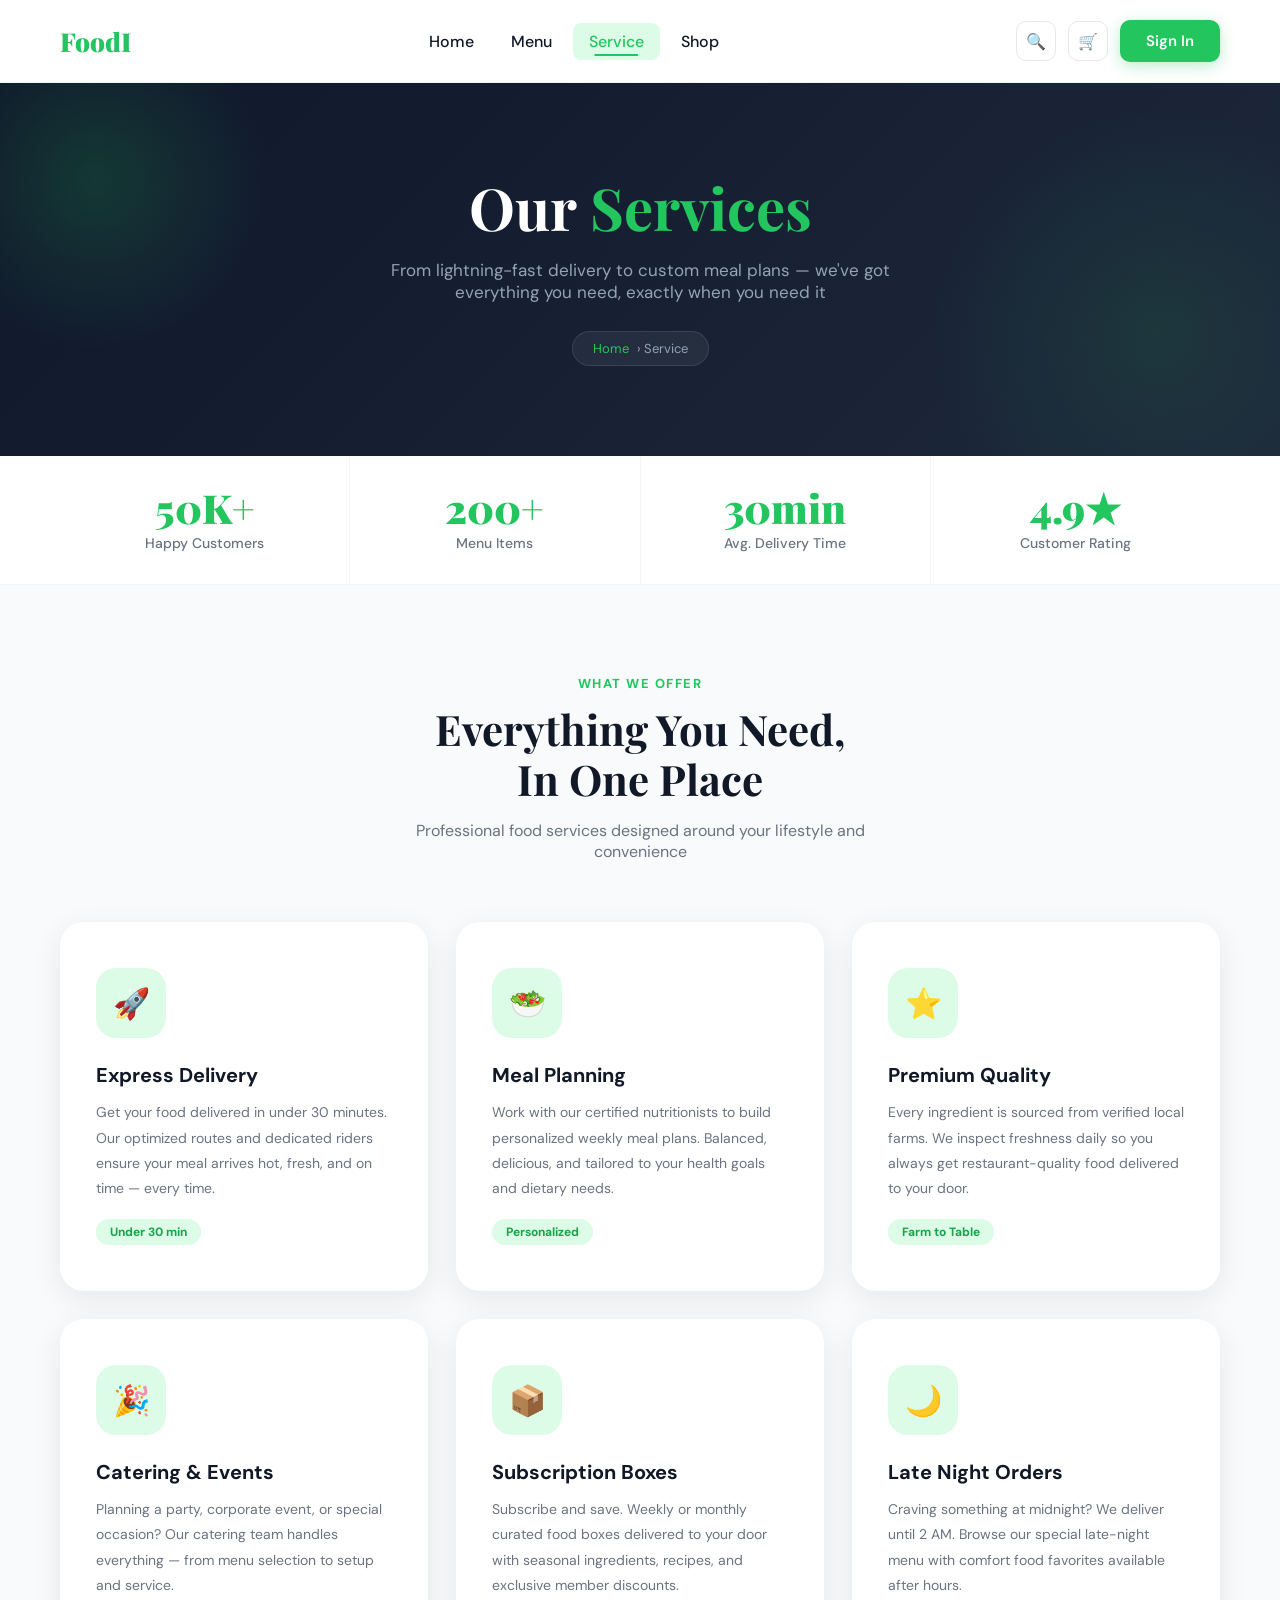
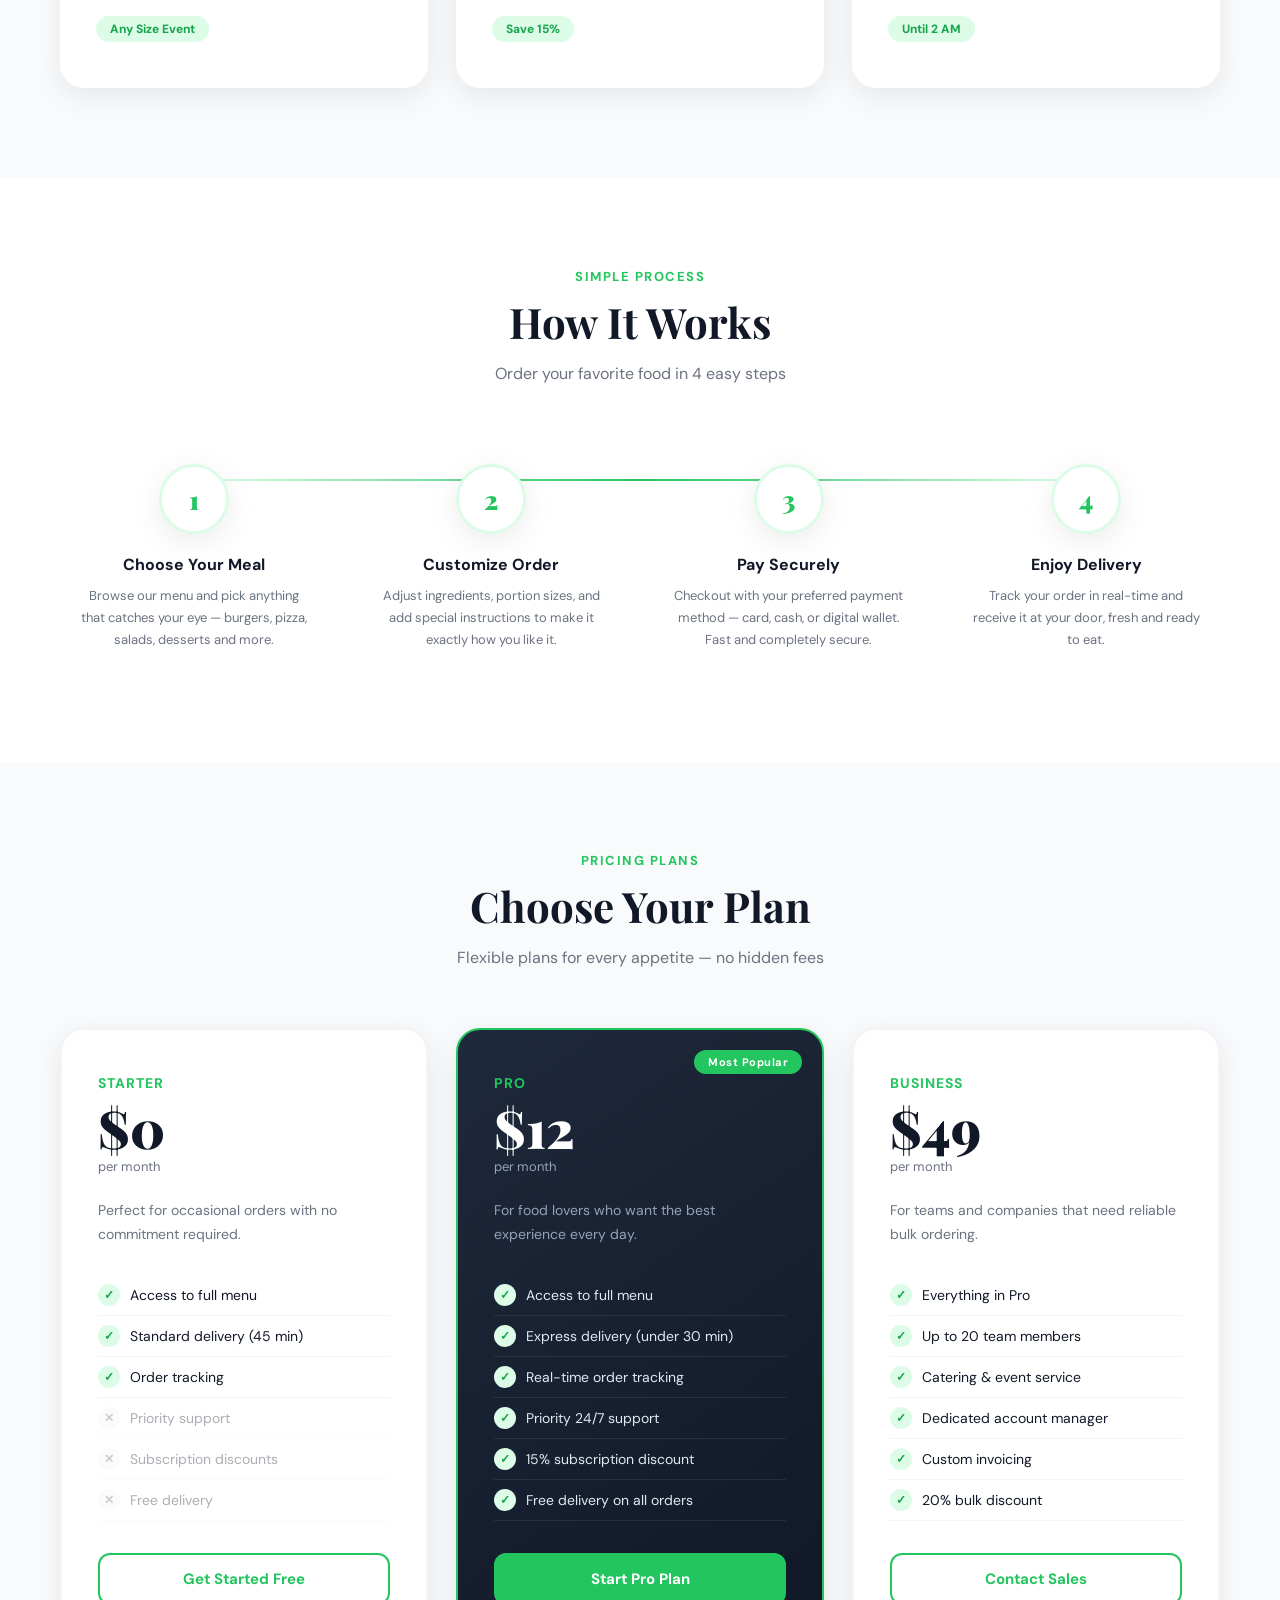
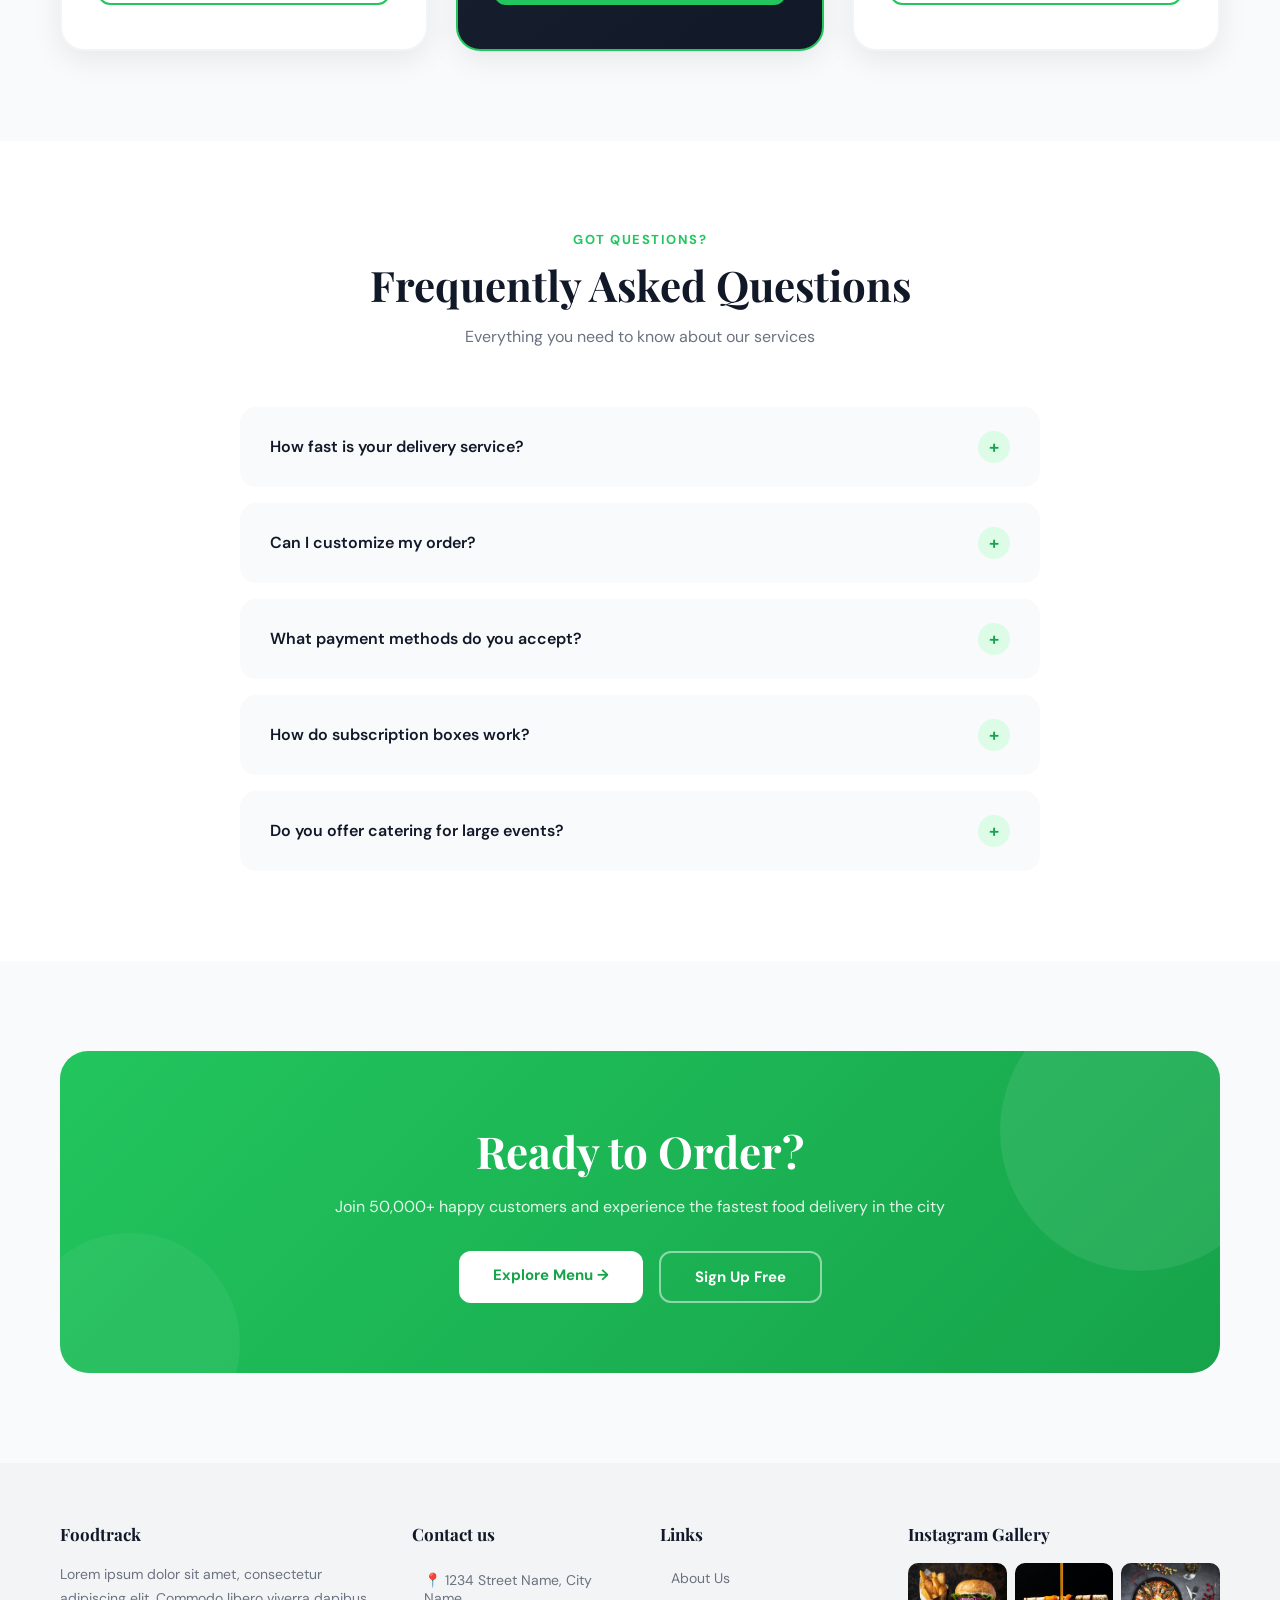
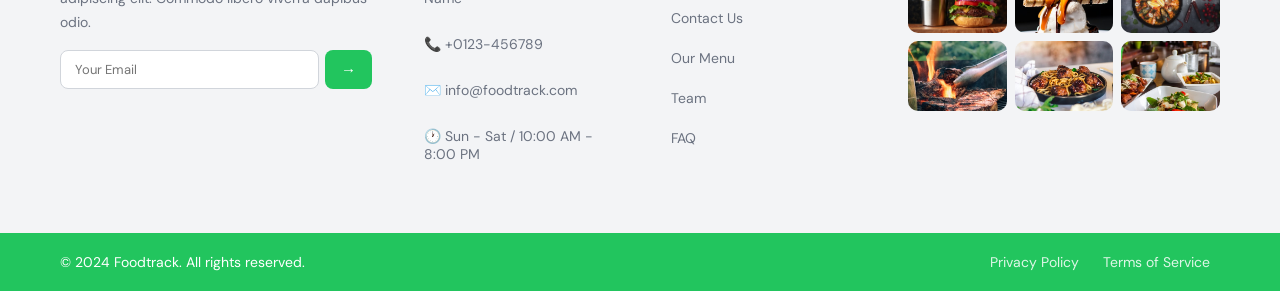
<file: service.html>
<!DOCTYPE html>
<html lang="en">
<head>
    <meta charset="UTF-8">
    <meta name="viewport" content="width=device-width, initial-scale=1.0">
    <title>Service — FoodI</title>
    <style>
        @import url('https://fonts.googleapis.com/css2?family=Playfair+Display:wght@700;900&family=DM+Sans:wght@400;500;600&display=swap');

        * {
            margin: 0;
            padding: 0;
            box-sizing: border-box;
        }

        :root {
            --green: #22C55E;
            --green-dark: #16A34A;
            --green-light: #DCFCE7;
            --dark: #111827;
            --gray: #6B7280;
            --light: #F9FAFB;
            --white: #ffffff;
            --shadow: 0 8px 30px rgba(0,0,0,0.08);
            --shadow-hover: 0 20px 60px rgba(34,197,94,0.22);
            --transition: all 0.35s cubic-bezier(0.4, 0, 0.2, 1);
        }

        body {
            font-family: 'DM Sans', sans-serif;
            color: var(--dark);
            background: var(--light);
            overflow-x: hidden;
        }

        a {
            text-decoration: none;
            color: inherit;
        }

        .container {
            max-width: 1200px;
            margin: 0 auto;
            padding: 0 20px;
        }

        /* ── HEADER ── */
        .header {
            padding: 20px 0;
            position: sticky;
            top: 0;
            z-index: 100;
            background: rgba(255,255,255,0.96);
            backdrop-filter: blur(12px);
            border-bottom: 1px solid rgba(34,197,94,0.1);
            transition: box-shadow 0.3s;
        }

        .header:hover {
            box-shadow: 0 4px 30px rgba(0,0,0,0.06);
        }

        .header .container {
            display: flex;
            justify-content: space-between;
            align-items: center;
        }

        .logo {
            font-family: 'Playfair Display', serif;
            font-size: 26px;
            font-weight: 900;
            color: var(--green);
            transition: var(--transition);
            cursor: pointer;
        }

        .logo:hover {
            letter-spacing: 2px;
            color: var(--green-dark);
        }

        .nav {
            display: flex;
            gap: 5px;
        }

        .nav a {
            padding: 8px 16px;
            font-weight: 500;
            border-radius: 8px;
            position: relative;
            transition: var(--transition);
            color: var(--dark);
        }

        .nav a::after {
            content: '';
            position: absolute;
            bottom: 4px;
            left: 50%;
            transform: translateX(-50%);
            width: 0;
            height: 2px;
            background: var(--green);
            border-radius: 2px;
            transition: width 0.3s ease;
        }

        .nav a:hover,
        .nav a.active {
            color: var(--green);
            background: var(--green-light);
        }

        .nav a:hover::after,
        .nav a.active::after {
            width: 50%;
        }

        .header-btns {
            display: flex;
            align-items: center;
            gap: 12px;
        }

        .icon-btn {
            width: 40px;
            height: 40px;
            border-radius: 10px;
            display: flex;
            align-items: center;
            justify-content: center;
            border: 1.5px solid #E5E7EB;
            cursor: pointer;
            transition: var(--transition);
            font-size: 16px;
            background: white;
        }

        .icon-btn:hover {
            border-color: var(--green);
            background: var(--green-light);
            transform: scale(1.1);
        }

        .btn {
            padding: 11px 26px;
            border-radius: 10px;
            font-weight: 600;
            cursor: pointer;
            border: none;
            font-family: 'DM Sans', sans-serif;
            font-size: 15px;
            transition: var(--transition);
            display: inline-block;
        }

        .btn-green {
            background: var(--green);
            color: white;
            box-shadow: 0 4px 15px rgba(34,197,94,0.3);
        }

        .btn-green:hover {
            background: var(--green-dark);
            transform: translateY(-3px);
            box-shadow: 0 10px 30px rgba(34,197,94,0.4);
        }

        /* ── HERO ── */
        .service-hero {
            background: linear-gradient(135deg, #0f172a 0%, #1e293b 100%);
            color: white;
            padding: 90px 0;
            text-align: center;
            position: relative;
            overflow: hidden;
        }

        .service-hero::before {
            content: '';
            position: absolute;
            top: -80px;
            left: -80px;
            width: 350px;
            height: 350px;
            background: radial-gradient(circle, rgba(34,197,94,0.18), transparent 70%);
            border-radius: 50%;
            animation: glow 4s ease-in-out infinite;
        }

        .service-hero::after {
            content: '';
            position: absolute;
            bottom: -100px;
            right: -100px;
            width: 450px;
            height: 450px;
            background: radial-gradient(circle, rgba(34,197,94,0.1), transparent 70%);
            border-radius: 50%;
            animation: glow 4s ease-in-out infinite 2s;
        }

        @keyframes glow {
            0%, 100% { transform: scale(1); opacity: 1; }
            50% { transform: scale(1.15); opacity: 0.7; }
        }

        .service-hero h1 {
            font-family: 'Playfair Display', serif;
            font-size: 58px;
            margin-bottom: 16px;
            position: relative;
            z-index: 1;
            line-height: 1.2;
        }

        .service-hero h1 span {
            color: var(--green);
        }

        .service-hero p {
            color: #94a3b8;
            font-size: 17px;
            max-width: 520px;
            margin: 0 auto 28px;
            position: relative;
            z-index: 1;
        }

        .breadcrumb {
            display: inline-flex;
            align-items: center;
            gap: 8px;
            background: rgba(255,255,255,0.06);
            border: 1px solid rgba(255,255,255,0.1);
            padding: 8px 20px;
            border-radius: 30px;
            font-size: 13px;
            color: #94a3b8;
            position: relative;
            z-index: 1;
            transition: var(--transition);
        }

        .breadcrumb:hover {
            background: rgba(34,197,94,0.12);
            border-color: rgba(34,197,94,0.3);
            color: #d1fae5;
        }

        .breadcrumb a {
            color: var(--green);
            transition: color 0.3s;
        }

        .breadcrumb a:hover {
            color: #86efac;
        }

        /* ── STATS BAR ── */
        .stats-bar {
            background: white;
            padding: 0;
            border-bottom: 1px solid #F3F4F6;
        }

        .stats-bar .container {
            display: flex;
            justify-content: space-evenly;
        }

        .stat-item {
            flex: 1;
            text-align: center;
            padding: 32px 20px;
            border-right: 1px solid #F3F4F6;
            transition: var(--transition);
            cursor: default;
        }

        .stat-item:last-child {
            border-right: none;
        }

        .stat-item:hover {
            background: var(--green-light);
            transform: translateY(-4px);
        }

        .stat-item:hover .stat-num {
            color: var(--green-dark);
        }

        .stat-num {
            font-family: 'Playfair Display', serif;
            font-size: 40px;
            font-weight: 900;
            color: var(--green);
            transition: color 0.3s;
            line-height: 1;
            margin-bottom: 6px;
        }

        .stat-label {
            font-size: 14px;
            color: var(--gray);
            font-weight: 500;
        }

        /* ── MAIN SERVICES ── */
        .services-section {
            padding: 90px 0;
        }

        .section-header {
            text-align: center;
            margin-bottom: 60px;
        }

        .subtitle {
            color: var(--green);
            font-weight: 700;
            font-size: 13px;
            letter-spacing: 1.5px;
            text-transform: uppercase;
            margin-bottom: 12px;
            display: block;
        }

        .section-header h2 {
            font-family: 'Playfair Display', serif;
            font-size: 42px;
            line-height: 1.2;
            margin-bottom: 16px;
        }

        .section-header p {
            color: var(--gray);
            font-size: 16px;
            max-width: 520px;
            margin: 0 auto;
        }

        .services-grid {
            display: grid;
            grid-template-columns: repeat(3, 1fr);
            gap: 28px;
        }

        .service-card {
            background: white;
            padding: 44px 34px;
            border-radius: 24px;
            border: 2px solid transparent;
            box-shadow: var(--shadow);
            transition: var(--transition);
            cursor: default;
            position: relative;
            overflow: hidden;
        }

        .service-card::before {
            content: '';
            position: absolute;
            inset: 0;
            background: linear-gradient(145deg, var(--green-light), transparent 60%);
            opacity: 0;
            transition: opacity 0.4s;
        }

        .service-card:hover {
            transform: translateY(-12px);
            border-color: var(--green);
            box-shadow: var(--shadow-hover);
        }

        .service-card:hover::before {
            opacity: 1;
        }

        .service-icon {
            width: 70px;
            height: 70px;
            background: var(--green-light);
            border-radius: 20px;
            display: flex;
            align-items: center;
            justify-content: center;
            font-size: 30px;
            margin-bottom: 24px;
            transition: var(--transition);
            position: relative;
        }

        .service-card:hover .service-icon {
            background: var(--green);
            transform: rotate(8deg) scale(1.1);
            box-shadow: 0 10px 30px rgba(34,197,94,0.35);
        }

        .service-card h3 {
            font-size: 20px;
            font-weight: 700;
            margin-bottom: 12px;
            transition: color 0.3s;
            position: relative;
        }

        .service-card:hover h3 {
            color: var(--green-dark);
        }

        .service-card p {
            color: var(--gray);
            font-size: 14px;
            line-height: 1.8;
            position: relative;
        }

        .service-tag {
            display: inline-block;
            margin-top: 18px;
            padding: 5px 14px;
            background: var(--green-light);
            color: var(--green-dark);
            border-radius: 20px;
            font-size: 12px;
            font-weight: 700;
            position: relative;
            transition: var(--transition);
        }

        .service-card:hover .service-tag {
            background: var(--green);
            color: white;
            transform: scale(1.05);
        }

        /* ── HOW IT WORKS ── */
        .how-section {
            padding: 90px 0;
            background: white;
        }

        .steps-grid {
            display: grid;
            grid-template-columns: repeat(4, 1fr);
            gap: 30px;
            position: relative;
        }

        .steps-grid::before {
            content: '';
            position: absolute;
            top: 35px;
            left: 12%;
            right: 12%;
            height: 2px;
            background: linear-gradient(to right, var(--green-light), var(--green), var(--green-light));
            z-index: 0;
        }

        .step-card {
            text-align: center;
            position: relative;
            z-index: 1;
            padding: 20px 16px;
            border-radius: 20px;
            transition: var(--transition);
            cursor: default;
        }

        .step-card:hover {
            background: var(--green-light);
            transform: translateY(-8px);
            box-shadow: var(--shadow-hover);
        }

        .step-num {
            width: 70px;
            height: 70px;
            background: white;
            border: 3px solid var(--green-light);
            border-radius: 50%;
            display: flex;
            align-items: center;
            justify-content: center;
            font-family: 'Playfair Display', serif;
            font-size: 26px;
            font-weight: 900;
            color: var(--green);
            margin: 0 auto 20px;
            transition: var(--transition);
            box-shadow: var(--shadow);
        }

        .step-card:hover .step-num {
            background: var(--green);
            color: white;
            border-color: var(--green);
            transform: scale(1.15) rotate(10deg);
            box-shadow: 0 10px 30px rgba(34,197,94,0.4);
        }

        .step-card h4 {
            font-size: 16px;
            font-weight: 700;
            margin-bottom: 10px;
            transition: color 0.3s;
        }

        .step-card:hover h4 {
            color: var(--green-dark);
        }

        .step-card p {
            font-size: 13px;
            color: var(--gray);
            line-height: 1.7;
        }

        /* ── PRICING ── */
        .pricing-section {
            padding: 90px 0;
            background: var(--light);
        }

        .pricing-grid {
            display: grid;
            grid-template-columns: repeat(3, 1fr);
            gap: 28px;
            align-items: start;
        }

        .pricing-card {
            background: white;
            border-radius: 24px;
            padding: 44px 36px;
            border: 2px solid #F3F4F6;
            box-shadow: var(--shadow);
            transition: var(--transition);
            cursor: default;
            position: relative;
            overflow: hidden;
        }

        .pricing-card.featured {
            background: linear-gradient(145deg, #1e293b, #111827);
            color: white;
            border-color: var(--green);
            transform: scale(1.04);
        }

        .pricing-card.featured .price-label,
        .pricing-card.featured .plan-desc {
            color: #94a3b8;
        }

        .pricing-card.featured li {
            color: #e2e8f0;
        }

        .pricing-card:hover {
            transform: translateY(-10px);
            border-color: var(--green);
            box-shadow: var(--shadow-hover);
        }

        .pricing-card.featured:hover {
            transform: scale(1.04) translateY(-10px);
        }

        .popular-badge {
            position: absolute;
            top: 20px;
            right: 20px;
            background: var(--green);
            color: white;
            font-size: 11px;
            font-weight: 700;
            padding: 5px 14px;
            border-radius: 20px;
            letter-spacing: 0.5px;
            transition: var(--transition);
        }

        .pricing-card:hover .popular-badge {
            transform: scale(1.1);
        }

        .plan-name {
            font-size: 14px;
            font-weight: 700;
            color: var(--green);
            letter-spacing: 1px;
            text-transform: uppercase;
            margin-bottom: 10px;
        }

        .plan-price {
            font-family: 'Playfair Display', serif;
            font-size: 52px;
            font-weight: 900;
            line-height: 1;
            margin-bottom: 4px;
            transition: color 0.3s;
        }

        .pricing-card:hover .plan-price {
            color: var(--green);
        }

        .pricing-card.featured .plan-price {
            color: white;
        }

        .pricing-card.featured:hover .plan-price {
            color: var(--green);
        }

        .price-label {
            font-size: 13px;
            color: var(--gray);
            margin-bottom: 24px;
        }

        .plan-desc {
            font-size: 14px;
            color: var(--gray);
            margin-bottom: 28px;
            line-height: 1.7;
        }

        .plan-features {
            list-style: none;
            margin-bottom: 32px;
        }

        .plan-features li {
            font-size: 14px;
            color: var(--dark);
            padding: 9px 0;
            border-bottom: 1px solid #F3F4F6;
            display: flex;
            align-items: center;
            gap: 10px;
            transition: color 0.3s;
        }

        .pricing-card.featured .plan-features li {
            border-bottom-color: rgba(255,255,255,0.08);
        }

        .plan-features li::before {
            content: '✓';
            width: 22px;
            height: 22px;
            background: var(--green-light);
            color: var(--green-dark);
            border-radius: 50%;
            display: flex;
            align-items: center;
            justify-content: center;
            font-size: 12px;
            font-weight: 700;
            flex-shrink: 0;
            transition: var(--transition);
        }

        .pricing-card:hover .plan-features li::before {
            background: var(--green);
            color: white;
        }

        .plan-features li.disabled {
            opacity: 0.35;
        }

        .plan-features li.disabled::before {
            content: '✕';
            background: #F3F4F6;
            color: var(--gray);
        }

        .plan-btn {
            width: 100%;
            padding: 14px;
            border-radius: 12px;
            border: 2px solid var(--green);
            background: transparent;
            color: var(--green);
            font-family: 'DM Sans', sans-serif;
            font-size: 15px;
            font-weight: 700;
            cursor: pointer;
            transition: var(--transition);
        }

        .plan-btn:hover {
            background: var(--green);
            color: white;
            transform: translateY(-2px);
            box-shadow: 0 8px 25px rgba(34,197,94,0.35);
        }

        .plan-btn.featured-btn {
            background: var(--green);
            color: white;
        }

        .plan-btn.featured-btn:hover {
            background: var(--green-dark);
        }

        /* ── FAQ ── */
        .faq-section {
            padding: 90px 0;
            background: white;
        }

        .faq-list {
            max-width: 800px;
            margin: 0 auto;
            display: flex;
            flex-direction: column;
            gap: 16px;
        }

        .faq-item {
            background: var(--light);
            border-radius: 16px;
            border: 2px solid transparent;
            overflow: hidden;
            transition: var(--transition);
        }

        .faq-item:hover {
            border-color: var(--green-light);
            box-shadow: var(--shadow);
        }

        .faq-item.open {
            border-color: var(--green);
            box-shadow: var(--shadow-hover);
        }

        .faq-q {
            padding: 22px 28px;
            display: flex;
            justify-content: space-between;
            align-items: center;
            cursor: pointer;
            font-weight: 600;
            font-size: 16px;
            transition: color 0.3s;
        }

        .faq-item:hover .faq-q,
        .faq-item.open .faq-q {
            color: var(--green-dark);
        }

        .faq-icon {
            width: 32px;
            height: 32px;
            background: var(--green-light);
            border-radius: 50%;
            display: flex;
            align-items: center;
            justify-content: center;
            font-size: 18px;
            color: var(--green-dark);
            transition: var(--transition);
            flex-shrink: 0;
        }

        .faq-item.open .faq-icon {
            background: var(--green);
            color: white;
            transform: rotate(45deg);
        }

        .faq-a {
            max-height: 0;
            overflow: hidden;
            transition: max-height 0.4s ease, padding 0.3s;
            font-size: 14px;
            color: var(--gray);
            line-height: 1.8;
            padding: 0 28px;
        }

        .faq-item.open .faq-a {
            max-height: 200px;
            padding: 0 28px 22px;
        }

        /* ── CTA ── */
        .cta-section {
            padding: 90px 0;
            background: var(--light);
        }

        .cta-box {
            background: linear-gradient(135deg, var(--green) 0%, var(--green-dark) 100%);
            border-radius: 28px;
            padding: 70px 60px;
            text-align: center;
            color: white;
            position: relative;
            overflow: hidden;
            transition: var(--transition);
        }

        .cta-box:hover {
            transform: translateY(-4px);
            box-shadow: 0 30px 80px rgba(34,197,94,0.35);
        }

        .cta-box::before {
            content: '';
            position: absolute;
            top: -60px;
            right: -60px;
            width: 280px;
            height: 280px;
            background: rgba(255,255,255,0.08);
            border-radius: 50%;
            transition: var(--transition);
        }

        .cta-box:hover::before {
            transform: scale(1.3);
        }

        .cta-box::after {
            content: '';
            position: absolute;
            bottom: -80px;
            left: -40px;
            width: 220px;
            height: 220px;
            background: rgba(255,255,255,0.05);
            border-radius: 50%;
        }

        .cta-box h2 {
            font-family: 'Playfair Display', serif;
            font-size: 44px;
            margin-bottom: 16px;
            position: relative;
            z-index: 1;
        }

        .cta-box p {
            font-size: 16px;
            opacity: 0.88;
            margin-bottom: 34px;
            position: relative;
            z-index: 1;
        }

        .cta-btns {
            display: flex;
            gap: 16px;
            justify-content: center;
            position: relative;
            z-index: 1;
        }

        .btn-white {
            background: white;
            color: var(--green-dark);
            padding: 14px 34px;
            border-radius: 12px;
            font-weight: 700;
            font-size: 15px;
            cursor: pointer;
            border: none;
            font-family: 'DM Sans', sans-serif;
            transition: var(--transition);
            display: inline-block;
        }

        .btn-white:hover {
            background: #f0fdf4;
            transform: translateY(-3px);
            box-shadow: 0 12px 35px rgba(0,0,0,0.18);
        }

        .btn-outline-white {
            background: transparent;
            color: white;
            padding: 14px 34px;
            border-radius: 12px;
            font-weight: 700;
            font-size: 15px;
            cursor: pointer;
            border: 2px solid rgba(255,255,255,0.5);
            font-family: 'DM Sans', sans-serif;
            transition: var(--transition);
            display: inline-block;
        }

        .btn-outline-white:hover {
            background: rgba(255,255,255,0.12);
            border-color: white;
            transform: translateY(-3px);
        }

        /* ── FOOTER ── */
        .footer {
            background: #F3F4F6;
            padding: 60px 0 0;
        }

        .footer-grid {
            display: grid;
            grid-template-columns: 1.5fr 1fr 1fr 1.5fr;
            gap: 40px;
            margin-bottom: 50px;
        }

        .footer-col h4 {
            margin-bottom: 18px;
            font-size: 17px;
            font-weight: 700;
            font-family: 'Playfair Display', serif;
        }

        .footer-col p {
            color: var(--gray);
            font-size: 14px;
            margin-bottom: 16px;
            line-height: 1.7;
        }

        .footer-col ul {
            list-style: none;
        }

        .footer-col ul li {
            margin-bottom: 10px;
        }

        .footer-col ul li a {
            color: var(--gray);
            font-size: 14px;
            display: inline-flex;
            align-items: center;
            gap: 6px;
            transition: var(--transition);
            padding: 3px 0;
        }

        .footer-col ul li a::before {
            content: '›';
            color: var(--green);
            font-size: 18px;
            transform: translateX(-4px);
            opacity: 0;
            transition: var(--transition);
        }

        .footer-col ul li a:hover {
            color: var(--green-dark);
            transform: translateX(6px);
        }

        .footer-col ul li a:hover::before {
            opacity: 1;
            transform: translateX(0);
        }

        .footer-input {
            display: flex;
            gap: 6px;
            margin-top: 10px;
        }

        .footer-input input {
            flex: 1;
            padding: 10px 14px;
            border: 1.5px solid #D1D5DB;
            border-radius: 8px;
            font-family: 'DM Sans', sans-serif;
            font-size: 13px;
            transition: var(--transition);
        }

        .footer-input input:focus {
            outline: none;
            border-color: var(--green);
        }

        .footer-input button {
            background: var(--green);
            color: white;
            border: none;
            padding: 10px 16px;
            border-radius: 8px;
            cursor: pointer;
            font-weight: 600;
            font-size: 15px;
            transition: var(--transition);
        }

        .footer-input button:hover {
            background: var(--green-dark);
            transform: translateX(3px);
        }

        .contact-item {
            display: flex;
            gap: 10px;
            margin-bottom: 12px;
            color: var(--gray);
            font-size: 14px;
            padding: 8px 12px;
            border-radius: 8px;
            transition: var(--transition);
            cursor: default;
        }

        .contact-item:hover {
            background: white;
            color: var(--dark);
            transform: translateX(5px);
            box-shadow: 0 4px 15px rgba(0,0,0,0.06);
        }

        .instagram-grid {
            display: grid;
            grid-template-columns: repeat(3, 1fr);
            gap: 8px;
        }

        .instagram-grid img {
            width: 100%;
            height: 70px;
            background: #E5E7EB;
            border-radius: 10px;
            object-fit: cover;
            transition: var(--transition);
            cursor: pointer;
        }

        .instagram-grid img:hover {
            transform: scale(1.08);
            box-shadow: 0 6px 20px rgba(34,197,94,0.25);
            filter: brightness(1.05) saturate(1.2);
        }

        .footer-bottom {
            background: var(--green);
            color: white;
            padding: 20px 0;
            font-size: 14px;
        }

        .footer-bottom .container {
            display: flex;
            justify-content: space-between;
            align-items: center;
        }

        .footer-bottom a {
            margin: 0 10px;
            opacity: 0.85;
            transition: opacity 0.3s;
        }

        .footer-bottom a:hover {
            opacity: 1;
            text-decoration: underline;
        }

        @keyframes fadeUp {
            from { opacity: 0; transform: translateY(28px); }
            to   { opacity: 1; transform: translateY(0); }
        }

        .service-card,
        .step-card,
        .pricing-card {
            animation: fadeUp 0.5s ease both;
        }
    </style>
</head>
<body>

<!-- HEADER -->
<header class="header">
    <div class="container">
        <a href="index.html" class="logo">FoodI</a>
        <nav class="nav">
            <a href="index.html">Home</a>
            <a href="menu.html">Menu</a>
            <a href="service.html" class="active">Service</a>
            <a href="shop.html">Shop</a>
        </nav>
        <div class="header-btns">
            <a href="#" class="icon-btn">🔍</a>
            <a href="#" class="icon-btn">🛒</a>
            <a href="signin.html" class="btn btn-green">Sign In</a>
        </div>
    </div>
</header>

<!-- HERO -->
<section class="service-hero">
    <div class="container">
        <h1>Our <span>Services</span></h1>
        <p>From lightning-fast delivery to custom meal plans — we've got everything you need, exactly when you need it</p>
        <div class="breadcrumb">
            <a href="index.html">Home</a> › Service
        </div>
    </div>
</section>

<!-- STATS -->
<div class="stats-bar">
    <div class="container">
        <div class="stat-item">
            <div class="stat-num">50K+</div>
            <div class="stat-label">Happy Customers</div>
        </div>
        <div class="stat-item">
            <div class="stat-num">200+</div>
            <div class="stat-label">Menu Items</div>
        </div>
        <div class="stat-item">
            <div class="stat-num">30min</div>
            <div class="stat-label">Avg. Delivery Time</div>
        </div>
        <div class="stat-item">
            <div class="stat-num">4.9★</div>
            <div class="stat-label">Customer Rating</div>
        </div>
    </div>
</div>

<!-- SERVICES -->
<section class="services-section">
    <div class="container">
        <div class="section-header">
            <span class="subtitle">What We Offer</span>
            <h2>Everything You Need,<br>In One Place</h2>
            <p>Professional food services designed around your lifestyle and convenience</p>
        </div>
        <div class="services-grid">
            <div class="service-card">
                <div class="service-icon">🚀</div>
                <h3>Express Delivery</h3>
                <p>Get your food delivered in under 30 minutes. Our optimized routes and dedicated riders ensure your meal arrives hot, fresh, and on time — every time.</p>
                <span class="service-tag">Under 30 min</span>
            </div>
            <div class="service-card">
                <div class="service-icon">🥗</div>
                <h3>Meal Planning</h3>
                <p>Work with our certified nutritionists to build personalized weekly meal plans. Balanced, delicious, and tailored to your health goals and dietary needs.</p>
                <span class="service-tag">Personalized</span>
            </div>
            <div class="service-card">
                <div class="service-icon">⭐</div>
                <h3>Premium Quality</h3>
                <p>Every ingredient is sourced from verified local farms. We inspect freshness daily so you always get restaurant-quality food delivered to your door.</p>
                <span class="service-tag">Farm to Table</span>
            </div>
            <div class="service-card">
                <div class="service-icon">🎉</div>
                <h3>Catering & Events</h3>
                <p>Planning a party, corporate event, or special occasion? Our catering team handles everything — from menu selection to setup and service.</p>
                <span class="service-tag">Any Size Event</span>
            </div>
            <div class="service-card">
                <div class="service-icon">📦</div>
                <h3>Subscription Boxes</h3>
                <p>Subscribe and save. Weekly or monthly curated food boxes delivered to your door with seasonal ingredients, recipes, and exclusive member discounts.</p>
                <span class="service-tag">Save 15%</span>
            </div>
            <div class="service-card">
                <div class="service-icon">🌙</div>
                <h3>Late Night Orders</h3>
                <p>Craving something at midnight? We deliver until 2 AM. Browse our special late-night menu with comfort food favorites available after hours.</p>
                <span class="service-tag">Until 2 AM</span>
            </div>
        </div>
    </div>
</section>

<!-- HOW IT WORKS -->
<section class="how-section">
    <div class="container">
        <div class="section-header">
            <span class="subtitle">Simple Process</span>
            <h2>How It Works</h2>
            <p>Order your favorite food in 4 easy steps</p>
        </div>
        <div class="steps-grid">
            <div class="step-card">
                <div class="step-num">1</div>
                <h4>Choose Your Meal</h4>
                <p>Browse our menu and pick anything that catches your eye — burgers, pizza, salads, desserts and more.</p>
            </div>
            <div class="step-card">
                <div class="step-num">2</div>
                <h4>Customize Order</h4>
                <p>Adjust ingredients, portion sizes, and add special instructions to make it exactly how you like it.</p>
            </div>
            <div class="step-card">
                <div class="step-num">3</div>
                <h4>Pay Securely</h4>
                <p>Checkout with your preferred payment method — card, cash, or digital wallet. Fast and completely secure.</p>
            </div>
            <div class="step-card">
                <div class="step-num">4</div>
                <h4>Enjoy Delivery</h4>
                <p>Track your order in real-time and receive it at your door, fresh and ready to eat.</p>
            </div>
        </div>
    </div>
</section>

<!-- PRICING -->
<section class="pricing-section">
    <div class="container">
        <div class="section-header">
            <span class="subtitle">Pricing Plans</span>
            <h2>Choose Your Plan</h2>
            <p>Flexible plans for every appetite — no hidden fees</p>
        </div>
        <div class="pricing-grid">
            <div class="pricing-card">
                <div class="plan-name">Starter</div>
                <div class="plan-price">$0</div>
                <div class="price-label">per month</div>
                <div class="plan-desc">Perfect for occasional orders with no commitment required.</div>
                <ul class="plan-features">
                    <li>Access to full menu</li>
                    <li>Standard delivery (45 min)</li>
                    <li>Order tracking</li>
                    <li class="disabled">Priority support</li>
                    <li class="disabled">Subscription discounts</li>
                    <li class="disabled">Free delivery</li>
                </ul>
                <button class="plan-btn">Get Started Free</button>
            </div>
            <div class="pricing-card featured">
                <div class="popular-badge">Most Popular</div>
                <div class="plan-name">Pro</div>
                <div class="plan-price">$12</div>
                <div class="price-label">per month</div>
                <div class="plan-desc">For food lovers who want the best experience every day.</div>
                <ul class="plan-features">
                    <li>Access to full menu</li>
                    <li>Express delivery (under 30 min)</li>
                    <li>Real-time order tracking</li>
                    <li>Priority 24/7 support</li>
                    <li>15% subscription discount</li>
                    <li>Free delivery on all orders</li>
                </ul>
                <button class="plan-btn featured-btn">Start Pro Plan</button>
            </div>
            <div class="pricing-card">
                <div class="plan-name">Business</div>
                <div class="plan-price">$49</div>
                <div class="price-label">per month</div>
                <div class="plan-desc">For teams and companies that need reliable bulk ordering.</div>
                <ul class="plan-features">
                    <li>Everything in Pro</li>
                    <li>Up to 20 team members</li>
                    <li>Catering & event service</li>
                    <li>Dedicated account manager</li>
                    <li>Custom invoicing</li>
                    <li>20% bulk discount</li>
                </ul>
                <button class="plan-btn">Contact Sales</button>
            </div>
        </div>
    </div>
</section>

<!-- FAQ -->
<section class="faq-section">
    <div class="container">
        <div class="section-header">
            <span class="subtitle">Got Questions?</span>
            <h2>Frequently Asked Questions</h2>
            <p>Everything you need to know about our services</p>
        </div>
        <div class="faq-list">
            <div class="faq-item">
                <div class="faq-q">
                    How fast is your delivery service?
                    <span class="faq-icon">+</span>
                </div>
                <div class="faq-a">Our standard delivery takes 30–45 minutes. Pro plan members enjoy express delivery under 30 minutes. We use real-time routing to get your food to you as quickly as possible.</div>
            </div>
            <div class="faq-item">
                <div class="faq-q">
                    Can I customize my order?
                    <span class="faq-icon">+</span>
                </div>
                <div class="faq-a">Absolutely! You can adjust ingredients, remove allergens, change portion sizes, and add special instructions on every item. We accommodate most dietary requirements including vegan, gluten-free, and more.</div>
            </div>
            <div class="faq-item">
                <div class="faq-q">
                    What payment methods do you accept?
                    <span class="faq-icon">+</span>
                </div>
                <div class="faq-a">We accept all major credit and debit cards, PayPal, Apple Pay, Google Pay, and cash on delivery. All online payments are encrypted and secure.</div>
            </div>
            <div class="faq-item">
                <div class="faq-q">
                    How do subscription boxes work?
                    <span class="faq-icon">+</span>
                </div>
                <div class="faq-a">Choose weekly or monthly delivery. Each box is curated with seasonal ingredients, chef-crafted recipes, and exclusive snacks. You can skip, pause, or cancel anytime with no fees.</div>
            </div>
            <div class="faq-item">
                <div class="faq-q">
                    Do you offer catering for large events?
                    <span class="faq-icon">+</span>
                </div>
                <div class="faq-a">Yes! We cater events of any size — from 10 to 1,000+ guests. Our team handles everything from menu planning to on-site setup. Contact us at least 48 hours in advance to get a quote.</div>
            </div>
        </div>
    </div>
</section>

<!-- CTA -->
<section class="cta-section">
    <div class="container">
        <div class="cta-box">
            <h2>Ready to Order?</h2>
            <p>Join 50,000+ happy customers and experience the fastest food delivery in the city</p>
            <div class="cta-btns">
                <a href="menu.html" class="btn-white">Explore Menu →</a>
                <a href="signin.html" class="btn-outline-white">Sign Up Free</a>
            </div>
        </div>
    </div>
</section>

<!-- FOOTER -->
<footer class="footer">
    <div class="container">
        <div class="footer-grid">
            <div class="footer-col">
                <h4>Foodtrack</h4>
                <p>Lorem ipsum dolor sit amet, consectetur adipiscing elit. Commodo libero viverra dapibus odio.</p>
                <div class="footer-input">
                    <input type="text" placeholder="Your Email">
                    <button>→</button>
                </div>
            </div>
            <div class="footer-col">
                <h4>Contact us</h4>
                <div class="contact-item">📍 1234 Street Name, City Name</div>
                <div class="contact-item">📞 +0123-456789</div>
                <div class="contact-item">✉️ info@foodtrack.com</div>
                <div class="contact-item">🕐 Sun - Sat / 10:00 AM - 8:00 PM</div>
            </div>
            <div class="footer-col">
                <h4>Links</h4>
                <ul>
                    <li><a href="#">About Us</a></li>
                    <li><a href="#">Contact Us</a></li>
                    <li><a href="menu.html">Our Menu</a></li>
                    <li><a href="#">Team</a></li>
                    <li><a href="#">FAQ</a></li>
                </ul>
            </div>
            <div class="footer-col">
                <h4>Instagram Gallery</h4>
                <div class="instagram-grid">
                    <img src="./img/in-1.jpg" alt="">
                    <img src="./img/in-2.jpg" alt="">
                    <img src="./img/in-3.jpg" alt="">
                    <img src="./img/in-4.jpg" alt="">
                    <img src="./img/in-5.jpg" alt="">
                    <img src="./img/in-6.jpg" alt="">
                </div>
            </div>
        </div>
    </div>
    <div class="footer-bottom">
        <div class="container">
            <span>© 2024 Foodtrack. All rights reserved.</span>
            <div>
                <a href="#">Privacy Policy</a>
                <a href="#">Terms of Service</a>
            </div>
        </div>
    </div>
</footer>

<script>
    document.querySelectorAll('.faq-q').forEach(btn => {
        btn.addEventListener('click', () => {
            const item = btn.parentElement;
            const isOpen = item.classList.contains('open');
            document.querySelectorAll('.faq-item').forEach(i => i.classList.remove('open'));
            if (!isOpen) item.classList.add('open');
        });
    });
</script>
</body>
</html>
</file>
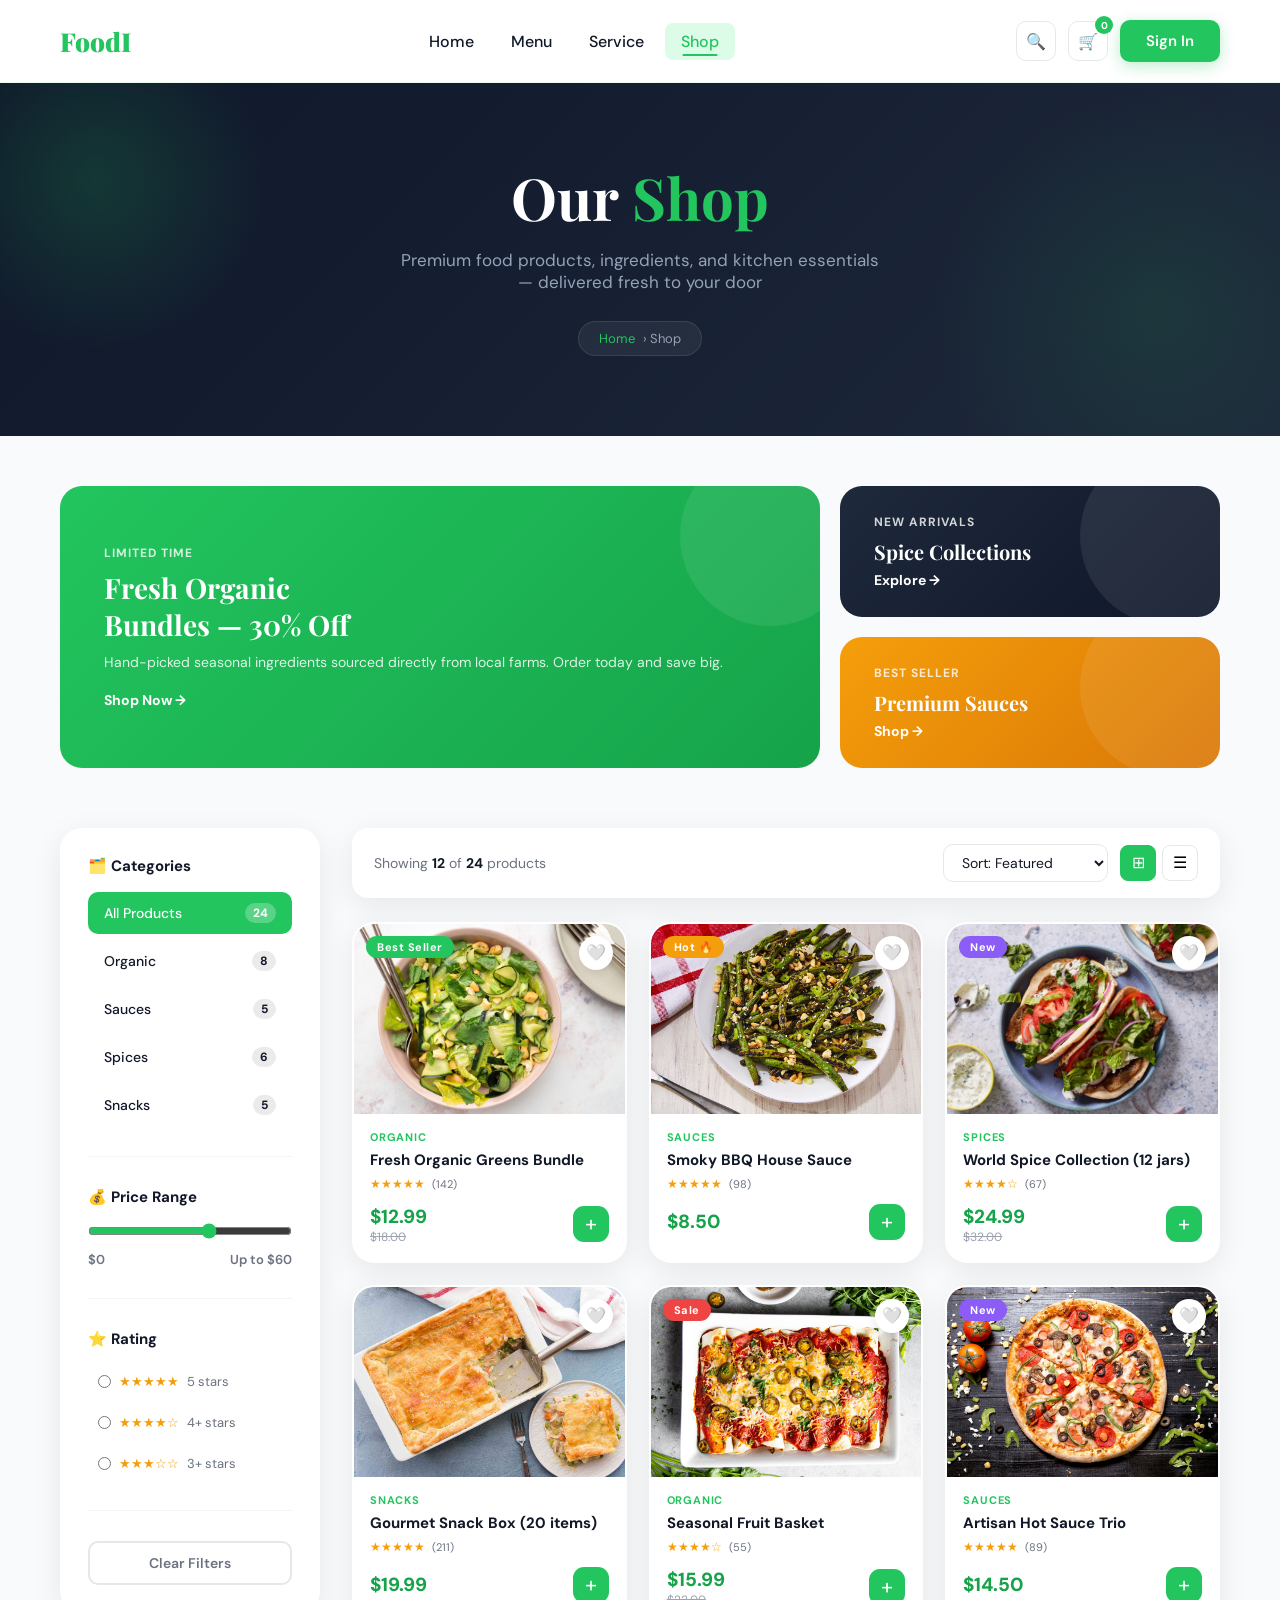
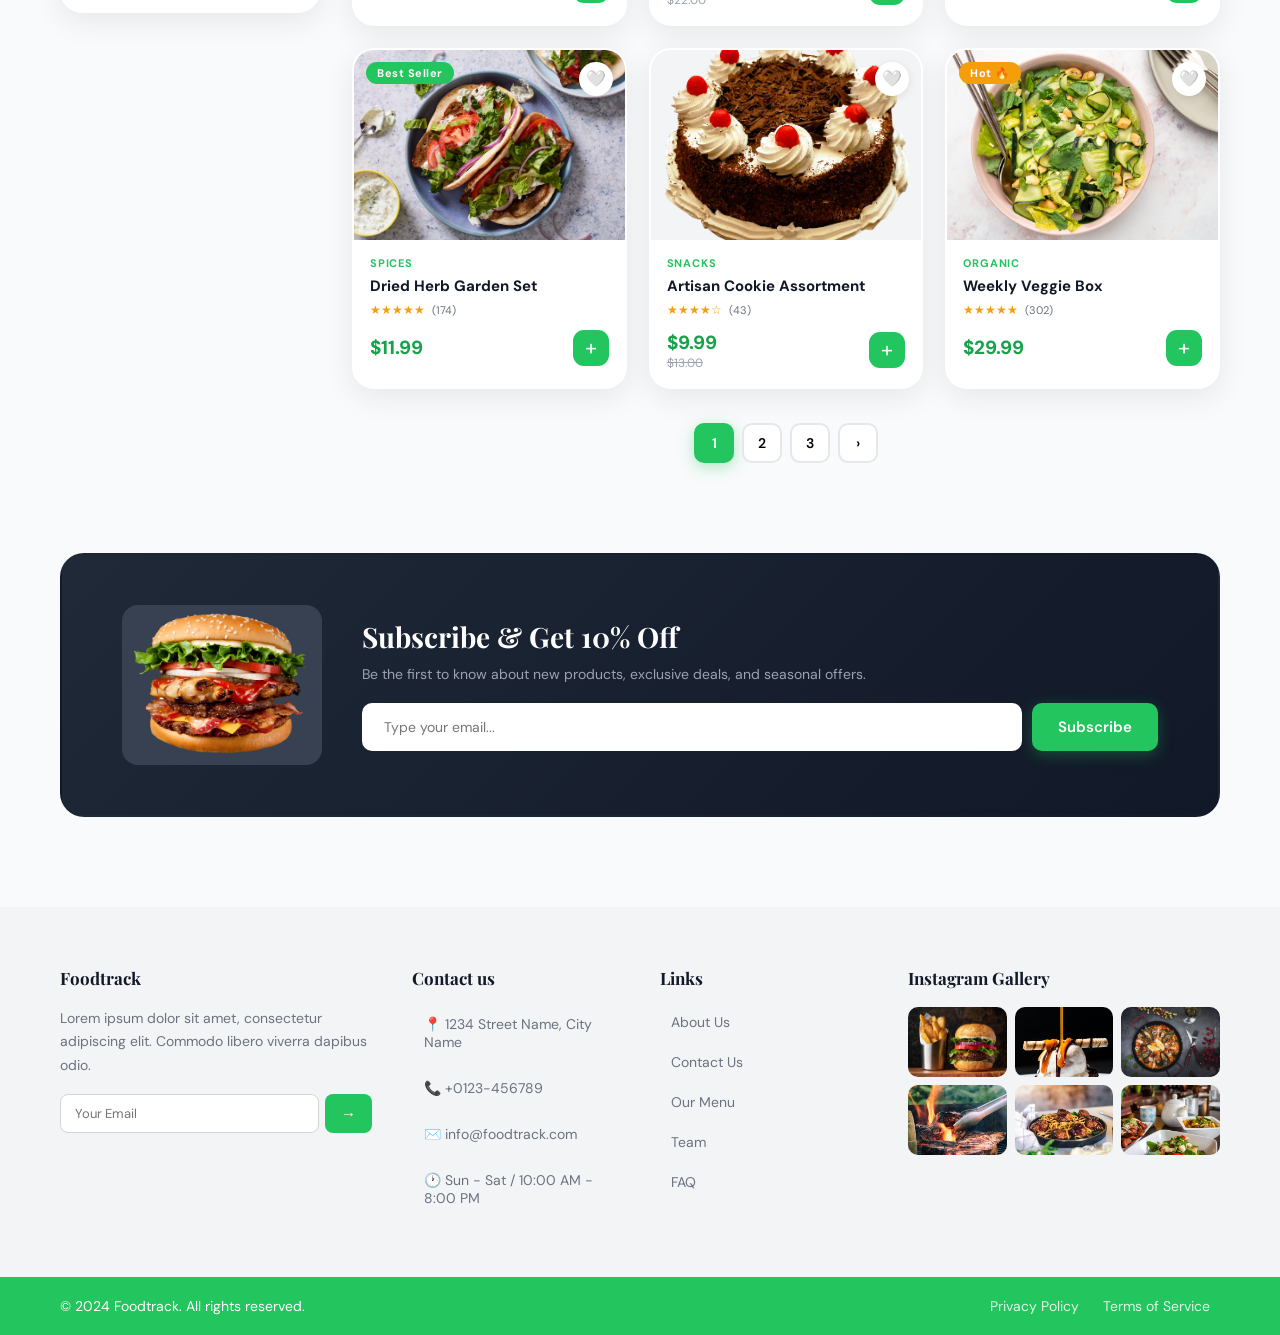
<file: shop.html>
<!DOCTYPE html>
<html lang="en">
<head>
    <meta charset="UTF-8">
    <meta name="viewport" content="width=device-width, initial-scale=1.0">
    <title>Shop — FoodI</title>
    <style>
        @import url('https://fonts.googleapis.com/css2?family=Playfair+Display:wght@700;900&family=DM+Sans:wght@400;500;600&display=swap');
        
        * {
            margin: 0;
            padding: 0;
            box-sizing: border-box;
        }
        
        :root {
            --green: #22C55E;
            --green-dark: #16A34A;
            --green-light: #DCFCE7;
            --dark: #111827;
            --gray: #6B7280;
            --light: #F9FAFB;
            --white: #ffffff;
            --shadow: 0 8px 30px rgba(0,0,0,0.08);
            --shadow-hover: 0 20px 60px rgba(34,197,94,0.22);
            --transition: all 0.35s cubic-bezier(0.4, 0, 0.2, 1);
        }
        
        body {
            font-family: 'DM Sans', sans-serif;
            color: var(--dark);
            background: var(--light);
            overflow-x: hidden;
        }
        
        a {
            text-decoration: none;
            color: inherit;
        }
        
        .container {
            max-width: 1200px;
            margin: 0 auto;
            padding: 0 20px;
        }
        
        /* ── HEADER ── */
        .header {
            padding: 20px 0;
            position: sticky;
            top: 0;
            z-index: 100;
            background: rgba(255,255,255,0.96);
            backdrop-filter: blur(12px);
            border-bottom: 1px solid rgba(34,197,94,0.1);
            transition: box-shadow 0.3s;
        }
        
        .header:hover {
            box-shadow: 0 4px 30px rgba(0,0,0,0.06);
        }
        
        .header .container {
            display: flex;
            justify-content: space-between;
            align-items: center;
        }
        
        .logo {
            font-family: 'Playfair Display', serif;
            font-size: 26px;
            font-weight: 900;
            color: var(--green);
            transition: var(--transition);
            cursor: pointer;
        }
        
        .logo:hover {
            letter-spacing: 2px;
            color: var(--green-dark);
        }
        
        .nav {
            display: flex;
            gap: 5px;
        }
        
        .nav a {
            padding: 8px 16px;
            font-weight: 500;
            border-radius: 8px;
            position: relative;
            transition: var(--transition);
            color: var(--dark);
        }
        
        .nav a::after {
            content: '';
            position: absolute;
            bottom: 4px;
            left: 50%;
            transform: translateX(-50%);
            width: 0;
            height: 2px;
            background: var(--green);
            border-radius: 2px;
            transition: width 0.3s ease;
        }
        
        .nav a:hover,
        .nav a.active {
            color: var(--green);
            background: var(--green-light);
        }
        
        .nav a:hover::after,
        .nav a.active::after {
            width: 50%;
        }
        
        .header-btns {
            display: flex;
            align-items: center;
            gap: 12px;
        }
        
        .icon-btn {
            width: 40px;
            height: 40px;
            border-radius: 10px;
            display: flex;
            align-items: center;
            justify-content: center;
            border: 1.5px solid #E5E7EB;
            cursor: pointer;
            transition: var(--transition);
            font-size: 16px;
            background: white;
            position: relative;
        }
        
        .icon-btn:hover {
            border-color: var(--green);
            background: var(--green-light);
            transform: scale(1.1);
        }
        
        .cart-count {
            position: absolute;
            top: -6px;
            right: -6px;
            width: 18px;
            height: 18px;
            background: var(--green);
            color: white;
            border-radius: 50%;
            font-size: 10px;
            font-weight: 700;
            display: flex;
            align-items: center;
            justify-content: center;
            transition: var(--transition);
        }
        
        .icon-btn:hover .cart-count {
            transform: scale(1.2);
            background: var(--green-dark);
        }
        
        .btn {
            padding: 11px 26px;
            border-radius: 10px;
            font-weight: 600;
            cursor: pointer;
            border: none;
            font-family: 'DM Sans', sans-serif;
            font-size: 15px;
            transition: var(--transition);
            display: inline-block;
        }
        
        .btn-green {
            background: var(--green);
            color: white;
            box-shadow: 0 4px 15px rgba(34,197,94,0.3);
        }
        
        .btn-green:hover {
            background: var(--green-dark);
            transform: translateY(-3px);
            box-shadow: 0 10px 30px rgba(34,197,94,0.4);
        }
        
        /* ── HERO ── */
        .shop-hero {
            background: linear-gradient(135deg, #0f172a 0%, #1e293b 100%);
            color: white;
            padding: 80px 0;
            text-align: center;
            position: relative;
            overflow: hidden;
        }
        
        .shop-hero::before {
            content: '';
            position: absolute;
            top: -80px;
            left: -80px;
            width: 350px;
            height: 350px;
            background: radial-gradient(circle, rgba(34,197,94,0.18), transparent 70%);
            border-radius: 50%;
            animation: glow 4s ease-in-out infinite;
        }
        
        .shop-hero::after {
            content: '';
            position: absolute;
            bottom: -100px;
            right: -100px;
            width: 450px;
            height: 450px;
            background: radial-gradient(circle, rgba(34,197,94,0.1), transparent 70%);
            border-radius: 50%;
            animation: glow 4s ease-in-out infinite 2s;
        }
        
        @keyframes glow {
            0%, 100% { transform: scale(1); opacity: 1; }
            50% { transform: scale(1.15); opacity: 0.7; }
        }
        
        .shop-hero h1 {
            font-family: 'Playfair Display', serif;
            font-size: 58px;
            margin-bottom: 16px;
            position: relative;
            z-index: 1;
            line-height: 1.2;
        }
        
        .shop-hero h1 span {
            color: var(--green);
        }
        
        .shop-hero p {
            color: #94a3b8;
            font-size: 17px;
            max-width: 480px;
            margin: 0 auto 28px;
            position: relative;
            z-index: 1;
        }
        
        .breadcrumb {
            display: inline-flex;
            align-items: center;
            gap: 8px;
            background: rgba(255,255,255,0.06);
            border: 1px solid rgba(255,255,255,0.1);
            padding: 8px 20px;
            border-radius: 30px;
            font-size: 13px;
            color: #94a3b8;
            position: relative;
            z-index: 1;
            transition: var(--transition);
        }
        
        .breadcrumb:hover {
            background: rgba(34,197,94,0.12);
            border-color: rgba(34,197,94,0.3);
            color: #d1fae5;
        }
        
        .breadcrumb a {
            color: var(--green);
            transition: color 0.3s;
        }
        
        .breadcrumb a:hover {
            color: #86efac;
        }
        
        /* ── PROMO BANNERS ── */
        .promo-section {
            padding: 50px 0 10px;
        }
        
        .promo-grid {
            display: grid;
            grid-template-columns: 2fr 1fr;
            gap: 20px;
        }
        
        .promo-card {
            border-radius: 22px;
            padding: 40px 44px;
            position: relative;
            overflow: hidden;
            transition: var(--transition);
            cursor: pointer;
            display: flex;
            flex-direction: column;
            justify-content: center;
        }
        
        .promo-card:hover {
            transform: translateY(-6px);
            box-shadow: var(--shadow-hover);
        }
        
        .promo-card.big {
            background: linear-gradient(135deg, var(--green) 0%, var(--green-dark) 100%);
            color: white;
            min-height: 200px;
        }
        
        .promo-card.small-top {
            background: linear-gradient(135deg, #1e293b 0%, #0f172a 100%);
            color: white;
            min-height: 90px;
            padding: 28px 34px;
        }
        
        .promo-card.small-bot {
            background: linear-gradient(135deg, #F59E0B 0%, #D97706 100%);
            color: white;
            min-height: 90px;
            padding: 28px 34px;
        }
        
        .promo-small-col {
            display: flex;
            flex-direction: column;
            gap: 20px;
        }
        
        .promo-card::before {
            content: '';
            position: absolute;
            top: -40px;
            right: -40px;
            width: 180px;
            height: 180px;
            background: rgba(255,255,255,0.08);
            border-radius: 50%;
            transition: var(--transition);
        }
        
        .promo-card:hover::before {
            transform: scale(1.3);
        }
        
        .promo-tag {
            font-size: 12px;
            font-weight: 700;
            letter-spacing: 1px;
            text-transform: uppercase;
            opacity: 0.8;
            margin-bottom: 8px;
        }
        
        .promo-card h3 {
            font-family: 'Playfair Display', serif;
            font-size: 28px;
            margin-bottom: 10px;
            position: relative;
            z-index: 1;
        }
        
        .promo-card.small-top h3,
        .promo-card.small-bot h3 {
            font-size: 20px;
            margin-bottom: 6px;
        }
        
        .promo-card p {
            font-size: 14px;
            opacity: 0.85;
            margin-bottom: 20px;
            position: relative;
            z-index: 1;
        }
        
        .promo-link {
            display: inline-flex;
            align-items: center;
            gap: 6px;
            font-weight: 700;
            font-size: 14px;
            color: white;
            position: relative;
            z-index: 1;
            transition: gap 0.3s;
        }
        
        .promo-card:hover .promo-link {
            gap: 12px;
        }
        
        /* ── SHOP LAYOUT ── */
        .shop-section {
            padding: 50px 0 90px;
        }
        
        .shop-layout {
            display: grid;
            grid-template-columns: 260px 1fr;
            gap: 32px;
            align-items: start;
        }
        
        /* ── SIDEBAR ── */
        .sidebar {
            background: white;
            border-radius: 22px;
            padding: 28px;
            box-shadow: var(--shadow);
            position: sticky;
            top: 100px;
        }
        
        .sidebar-section {
            margin-bottom: 30px;
            padding-bottom: 30px;
            border-bottom: 1px solid #F3F4F6;
        }
        
        .sidebar-section:last-child {
            margin-bottom: 0;
            padding-bottom: 0;
            border-bottom: none;
        }
        
        .sidebar-title {
            font-size: 15px;
            font-weight: 700;
            margin-bottom: 16px;
            display: flex;
            align-items: center;
            gap: 8px;
        }
        
        /* Category list */
        .cat-list {
            list-style: none;
            display: flex;
            flex-direction: column;
            gap: 6px;
        }
        
        .cat-list li {
            display: flex;
            justify-content: space-between;
            align-items: center;
            padding: 9px 14px;
            border-radius: 10px;
            cursor: pointer;
            font-size: 14px;
            font-weight: 500;
            transition: var(--transition);
            border: 2px solid transparent;
        }
        
        .cat-list li:hover {
            background: var(--green-light);
            color: var(--green-dark);
            transform: translateX(4px);
        }
        
        .cat-list li.active {
            background: var(--green);
            color: white;
            border-color: var(--green);
        }
        
        .cat-list li .cat-count {
            font-size: 12px;
            background: rgba(0,0,0,0.08);
            padding: 2px 8px;
            border-radius: 20px;
            font-weight: 700;
        }
        
        .cat-list li.active .cat-count {
            background: rgba(255,255,255,0.25);
        }
        
        /* Price range */
        .price-range-wrap {
            display: flex;
            flex-direction: column;
            gap: 12px;
        }
        
        .price-slider {
            width: 100%;
            accent-color: var(--green);
            cursor: pointer;
        }
        
        .price-labels {
            display: flex;
            justify-content: space-between;
            font-size: 13px;
            color: var(--gray);
            font-weight: 600;
        }
        
        /* Rating filter */
        .rating-list {
            list-style: none;
            display: flex;
            flex-direction: column;
            gap: 8px;
        }
        
        .rating-list li {
            display: flex;
            align-items: center;
            gap: 8px;
            padding: 8px 10px;
            border-radius: 10px;
            cursor: pointer;
            font-size: 13px;
            color: var(--gray);
            transition: var(--transition);
        }
        
        .rating-list li:hover {
            background: var(--green-light);
            color: var(--green-dark);
            transform: translateX(4px);
        }
        
        .rating-list li input {
            accent-color: var(--green);
            cursor: pointer;
        }
        
        .stars {
            color: #F59E0B;
            font-size: 13px;
        }
        
        /* Clear btn */
        .clear-btn {
            width: 100%;
            padding: 11px;
            border: 2px solid #E5E7EB;
            border-radius: 10px;
            background: white;
            font-family: 'DM Sans', sans-serif;
            font-size: 14px;
            font-weight: 600;
            cursor: pointer;
            color: var(--gray);
            transition: var(--transition);
        }
        
        .clear-btn:hover {
            border-color: var(--green);
            color: var(--green-dark);
            background: var(--green-light);
            transform: translateY(-2px);
        }
        
        /* ── PRODUCTS AREA ── */
        .products-area {
            display: flex;
            flex-direction: column;
            gap: 24px;
        }
        
        /* Top bar */
        .topbar {
            display: flex;
            justify-content: space-between;
            align-items: center;
            background: white;
            padding: 16px 22px;
            border-radius: 16px;
            box-shadow: var(--shadow);
        }
        
        .topbar-left {
            font-size: 14px;
            color: var(--gray);
        }
        
        .topbar-left span {
            color: var(--dark);
            font-weight: 700;
        }
        
        .topbar-right {
            display: flex;
            align-items: center;
            gap: 12px;
        }
        
        .sort-select {
            padding: 8px 14px;
            border: 1.5px solid #E5E7EB;
            border-radius: 10px;
            font-family: 'DM Sans', sans-serif;
            font-size: 14px;
            color: var(--dark);
            cursor: pointer;
            transition: var(--transition);
            outline: none;
            background: white;
        }
        
        .sort-select:hover,
        .sort-select:focus {
            border-color: var(--green);
        }
        
        .view-btns {
            display: flex;
            gap: 6px;
        }
        
        .view-btn {
            width: 36px;
            height: 36px;
            border-radius: 8px;
            border: 1.5px solid #E5E7EB;
            background: white;
            cursor: pointer;
            display: flex;
            align-items: center;
            justify-content: center;
            font-size: 16px;
            transition: var(--transition);
        }
        
        .view-btn:hover {
            border-color: var(--green);
            background: var(--green-light);
            transform: scale(1.1);
        }
        
        .view-btn.active {
            background: var(--green);
            border-color: var(--green);
            color: white;
        }
        
        /* ── PRODUCT GRID ── */
        .products-grid {
            display: grid;
            grid-template-columns: repeat(3, 1fr);
            gap: 22px;
        }
        
        .products-grid.list-view {
            grid-template-columns: 1fr;
        }
        
        /* ── PRODUCT CARD ── */
        .product-card {
            background: white;
            border-radius: 22px;
            overflow: hidden;
            box-shadow: var(--shadow);
            border: 2px solid transparent;
            transition: var(--transition);
            cursor: pointer;
            position: relative;
        }
        
        .product-card:hover {
            transform: translateY(-10px) scale(1.02);
            box-shadow: var(--shadow-hover);
            border-color: var(--green);
        }
        
        /* Badges */
        .p-badge {
            position: absolute;
            top: 12px;
            left: 12px;
            color: white;
            font-size: 11px;
            font-weight: 700;
            padding: 4px 11px;
            border-radius: 20px;
            z-index: 3;
            letter-spacing: 0.5px;
            transition: var(--transition);
        }
        
        .product-card:hover .p-badge {
            transform: scale(1.1);
        }
        
        .badge-sale    { background: #EF4444; }
        .badge-new     { background: #8B5CF6; }
        .badge-hot     { background: #F59E0B; }
        .badge-best    { background: var(--green); }
        
        /* Wishlist */
        .wishlist-btn {
            position: absolute;
            top: 12px;
            right: 12px;
            width: 34px;
            height: 34px;
            background: white;
            border-radius: 50%;
            display: flex;
            align-items: center;
            justify-content: center;
            font-size: 16px;
            z-index: 3;
            border: none;
            cursor: pointer;
            box-shadow: 0 2px 10px rgba(0,0,0,0.1);
            transition: var(--transition);
        }
        
        .wishlist-btn:hover {
            background: #FEE2E2;
            transform: scale(1.2);
        }
        
        .wishlist-btn.liked {
            background: #FEE2E2;
        }
        
        /* Image */
        .p-img {
            width: 100%;
            height: 190px;
            background: #F3F4F6;
            overflow: hidden;
            position: relative;
        }
        
        .p-img img {
            width: 100%;
            height: 100%;
            object-fit: cover;
            display: block;
            transition: transform 0.55s ease;
        }
        
        .product-card:hover .p-img img {
            transform: scale(1.1);
        }
        
        .p-overlay {
            position: absolute;
            inset: 0;
            background: rgba(17,24,39,0.5);
            display: flex;
            align-items: center;
            justify-content: center;
            gap: 10px;
            opacity: 0;
            transition: opacity 0.35s;
            z-index: 2;
        }
        
        .product-card:hover .p-overlay {
            opacity: 1;
        }
        
        .overlay-btn {
            background: white;
            border: none;
            border-radius: 10px;
            padding: 8px 16px;
            font-family: 'DM Sans', sans-serif;
            font-size: 13px;
            font-weight: 700;
            cursor: pointer;
            transition: var(--transition);
            transform: translateY(10px);
        }
        
        .product-card:hover .overlay-btn {
            transform: translateY(0);
        }
        
        .overlay-btn:hover {
            background: var(--green);
            color: white;
        }
        
        /* Body */
        .p-body {
            padding: 16px;
        }
        
        .p-cat {
            font-size: 11px;
            font-weight: 700;
            color: var(--green);
            text-transform: uppercase;
            letter-spacing: 0.8px;
            margin-bottom: 6px;
        }
        
        .p-body h3 {
            font-size: 15px;
            font-weight: 700;
            margin-bottom: 6px;
            transition: color 0.3s;
        }
        
        .product-card:hover .p-body h3 {
            color: var(--green-dark);
        }
        
        .p-stars {
            display: flex;
            align-items: center;
            gap: 3px;
            margin-bottom: 12px;
            font-size: 12px;
            color: #F59E0B;
        }
        
        .p-stars span {
            color: var(--gray);
            margin-left: 4px;
            font-size: 11px;
        }
        
        .p-footer {
            display: flex;
            justify-content: space-between;
            align-items: center;
        }
        
        .p-price-wrap {
            display: flex;
            flex-direction: column;
        }
        
        .p-price {
            font-size: 19px;
            font-weight: 800;
            color: var(--green-dark);
            transition: var(--transition);
        }
        
        .product-card:hover .p-price {
            transform: scale(1.06);
        }
        
        .p-old-price {
            font-size: 12px;
            color: #9CA3AF;
            text-decoration: line-through;
        }
        
        .add-btn {
            width: 36px;
            height: 36px;
            border-radius: 11px;
            background: var(--green);
            color: white;
            border: none;
            font-size: 22px;
            cursor: pointer;
            display: flex;
            align-items: center;
            justify-content: center;
            transition: var(--transition);
            font-family: 'DM Sans', sans-serif;
            line-height: 1;
        }
        
        .add-btn:hover {
            background: var(--green-dark);
            transform: rotate(90deg) scale(1.2);
            box-shadow: 0 6px 20px rgba(34,197,94,0.45);
        }
        
        /* ── LIST VIEW CARD ── */
        .products-grid.list-view .product-card {
            display: grid;
            grid-template-columns: 200px 1fr;
        }
        
        .products-grid.list-view .p-img {
            height: 100%;
            min-height: 160px;
        }
        
        .products-grid.list-view .p-body {
            padding: 20px 24px;
            display: flex;
            flex-direction: column;
            justify-content: space-between;
        }
        
        .products-grid.list-view .product-card:hover {
            transform: translateY(-6px) scale(1.01);
        }
        
        /* ── PAGINATION ── */
        .pagination {
            display: flex;
            justify-content: center;
            gap: 8px;
            margin-top: 10px;
        }
        
        .page-btn {
            width: 40px;
            height: 40px;
            border-radius: 10px;
            border: 2px solid #E5E7EB;
            background: white;
            font-family: 'DM Sans', sans-serif;
            font-size: 14px;
            font-weight: 600;
            cursor: pointer;
            transition: var(--transition);
            display: flex;
            align-items: center;
            justify-content: center;
        }
        
        .page-btn:hover {
            border-color: var(--green);
            color: var(--green);
            transform: translateY(-2px);
        }
        
        .page-btn.active {
            background: var(--green);
            border-color: var(--green);
            color: white;
            box-shadow: 0 4px 15px rgba(34,197,94,0.35);
        }
        
        /* ── NEWSLETTER ── */
        .newsletter-section {
            padding: 0 0 90px;
        }
        
        .newsletter-box {
            background: linear-gradient(135deg, #1F2937 0%, #111827 100%);
            border-radius: 24px;
            padding: 50px 60px;
            display: flex;
            align-items: center;
            gap: 40px;
            color: white;
            transition: var(--transition);
            border: 2px solid transparent;
        }
        
        .newsletter-box:hover {
            border-color: var(--green);
            box-shadow: 0 20px 60px rgba(34,197,94,0.18);
            transform: translateY(-4px);
        }
        
        .newsletter-box img {
            width: 200px;
            height: 160px;
            background: #374151;
            border-radius: 16px;
            object-fit: cover;
            flex-shrink: 0;
            transition: var(--transition);
        }
        
        .newsletter-box:hover img {
            transform: scale(1.05) rotate(-2deg);
        }
        
        .newsletter-text {
            flex: 1;
        }
        
        .newsletter-text h3 {
            font-family: 'Playfair Display', serif;
            font-size: 28px;
            margin-bottom: 10px;
        }
        
        .newsletter-text p {
            color: #9CA3AF;
            margin-bottom: 20px;
            font-size: 14px;
        }
        
        .subscribe-box {
            display: flex;
            gap: 10px;
        }
        
        .subscribe-box input {
            flex: 1;
            padding: 13px 20px;
            border-radius: 10px;
            border: 2px solid transparent;
            font-family: 'DM Sans', sans-serif;
            font-size: 14px;
            transition: var(--transition);
            outline: none;
        }
        
        .subscribe-box input:focus {
            border-color: var(--green);
            box-shadow: 0 0 0 4px rgba(34,197,94,0.15);
        }
        
        /* ── FOOTER ── */
        .footer {
            background: #F3F4F6;
            padding: 60px 0 0;
        }
        
        .footer-grid {
            display: grid;
            grid-template-columns: 1.5fr 1fr 1fr 1.5fr;
            gap: 40px;
            margin-bottom: 50px;
        }
        
        .footer-col h4 {
            margin-bottom: 18px;
            font-size: 17px;
            font-weight: 700;
            font-family: 'Playfair Display', serif;
        }
        
        .footer-col p {
            color: var(--gray);
            font-size: 14px;
            margin-bottom: 16px;
            line-height: 1.7;
        }
        
        .footer-col ul {
            list-style: none;
        }
        
        .footer-col ul li {
            margin-bottom: 10px;
        }
        
        .footer-col ul li a {
            color: var(--gray);
            font-size: 14px;
            display: inline-flex;
            align-items: center;
            gap: 6px;
            transition: var(--transition);
            padding: 3px 0;
        }
        
        .footer-col ul li a::before {
            content: '›';
            color: var(--green);
            font-size: 18px;
            transform: translateX(-4px);
            opacity: 0;
            transition: var(--transition);
        }
        
        .footer-col ul li a:hover {
            color: var(--green-dark);
            transform: translateX(6px);
        }
        
        .footer-col ul li a:hover::before {
            opacity: 1;
            transform: translateX(0);
        }
        
        .footer-input {
            display: flex;
            gap: 6px;
            margin-top: 10px;
        }
        
        .footer-input input {
            flex: 1;
            padding: 10px 14px;
            border: 1.5px solid #D1D5DB;
            border-radius: 8px;
            font-family: 'DM Sans', sans-serif;
            font-size: 13px;
            transition: var(--transition);
        }
        
        .footer-input input:focus {
            outline: none;
            border-color: var(--green);
        }
        
        .footer-input button {
            background: var(--green);
            color: white;
            border: none;
            padding: 10px 16px;
            border-radius: 8px;
            cursor: pointer;
            font-weight: 600;
            font-size: 15px;
            transition: var(--transition);
        }
        
        .footer-input button:hover {
            background: var(--green-dark);
            transform: translateX(3px);
        }
        
        .contact-item {
            display: flex;
            gap: 10px;
            margin-bottom: 12px;
            color: var(--gray);
            font-size: 14px;
            padding: 8px 12px;
            border-radius: 8px;
            transition: var(--transition);
            cursor: default;
        }
        
        .contact-item:hover {
            background: white;
            color: var(--dark);
            transform: translateX(5px);
            box-shadow: 0 4px 15px rgba(0,0,0,0.06);
        }
        
        .instagram-grid {
            display: grid;
            grid-template-columns: repeat(3, 1fr);
            gap: 8px;
        }
        
        .instagram-grid img {
            width: 100%;
            height: 70px;
            background: #E5E7EB;
            border-radius: 10px;
            object-fit: cover;
            transition: var(--transition);
            cursor: pointer;
        }
        
        .instagram-grid img:hover {
            transform: scale(1.08);
            box-shadow: 0 6px 20px rgba(34,197,94,0.25);
            filter: brightness(1.05) saturate(1.2);
        }
        
        .footer-bottom {
            background: var(--green);
            color: white;
            padding: 20px 0;
            font-size: 14px;
        }
        
        .footer-bottom .container {
            display: flex;
            justify-content: space-between;
            align-items: center;
        }
        
        .footer-bottom a {
            margin: 0 10px;
            opacity: 0.85;
            transition: opacity 0.3s;
        }
        
        .footer-bottom a:hover {
            opacity: 1;
            text-decoration: underline;
        }
        
        @keyframes fadeUp {
            from { opacity: 0; transform: translateY(28px); }
            to   { opacity: 1; transform: translateY(0); }
        }
        
        .product-card {
            animation: fadeUp 0.45s ease both;
        }
        
        .products-grid .product-card:nth-child(2) { animation-delay: 0.06s; }
        .products-grid .product-card:nth-child(3) { animation-delay: 0.12s; }
        .products-grid .product-card:nth-child(4) { animation-delay: 0.18s; }
        .products-grid .product-card:nth-child(5) { animation-delay: 0.24s; }
        .products-grid .product-card:nth-child(6) { animation-delay: 0.30s; }
    </style>
</head>
<body>
    
    <!-- HEADER -->
    <header class="header">
        <div class="container">
            <a href="index.html" class="logo">FoodI</a>
            <nav class="nav">
                <a href="index.html">Home</a>
                <a href="menu.html">Menu</a>
                <a href="service.html">Service</a>
                <a href="shop.html" class="active">Shop</a>
            </nav>
            <div class="header-btns">
                <a href="#" class="icon-btn">🔍</a>
                <a href="#" class="icon-btn">
                    🛒
                    <span class="cart-count" id="cartCount">0</span>
                </a>
                <a href="signin.html" class="btn btn-green">Sign In</a>
            </div>
        </div>
    </header>
    
    <!-- HERO -->
    <section class="shop-hero">
        <div class="container">
            <h1>Our <span>Shop</span></h1>
            <p>Premium food products, ingredients, and kitchen essentials — delivered fresh to your door</p>
            <div class="breadcrumb">
                <a href="index.html">Home</a> › Shop
            </div>
        </div>
    </section>
    
    <!-- PROMO BANNERS -->
    <section class="promo-section">
        <div class="container">
            <div class="promo-grid">
                <div class="promo-card big">
                    <div class="promo-tag">Limited Time</div>
                    <h3>Fresh Organic<br>Bundles — 30% Off</h3>
                    <p>Hand-picked seasonal ingredients sourced directly from local farms. Order today and save big.</p>
                    <a href="#" class="promo-link">Shop Now →</a>
                </div>
                <div class="promo-small-col">
                    <div class="promo-card small-top">
                        <div class="promo-tag">New Arrivals</div>
                        <h3>Spice Collections</h3>
                        <a href="#" class="promo-link">Explore →</a>
                    </div>
                    <div class="promo-card small-bot">
                        <div class="promo-tag">Best Seller</div>
                        <h3>Premium Sauces</h3>
                        <a href="#" class="promo-link">Shop →</a>
                    </div>
                </div>
            </div>
        </div>
    </section>
    
    <!-- SHOP SECTION -->
    <section class="shop-section">
        <div class="container">
            <div class="shop-layout">
                
                <!-- SIDEBAR -->
                <aside class="sidebar">
                    <div class="sidebar-section">
                        <div class="sidebar-title">🗂️ Categories</div>
                        <ul class="cat-list">
                            <li class="active" onclick="filterCat(this, 'all')">
                                All Products <span class="cat-count">24</span>
                            </li>
                            <li onclick="filterCat(this, 'organic')">
                                Organic <span class="cat-count">8</span>
                            </li>
                            <li onclick="filterCat(this, 'sauces')">
                                Sauces <span class="cat-count">5</span>
                            </li>
                            <li onclick="filterCat(this, 'spices')">
                                Spices <span class="cat-count">6</span>
                            </li>
                            <li onclick="filterCat(this, 'snacks')">
                                Snacks <span class="cat-count">5</span>
                            </li>
                        </ul>
                    </div>
                    
                    <div class="sidebar-section">
                        <div class="sidebar-title">💰 Price Range</div>
                        <div class="price-range-wrap">
                            <input type="range" class="price-slider" min="0" max="100" value="60" id="priceSlider" oninput="updatePrice(this.value)">
                            <div class="price-labels">
                                <span>$0</span>
                                <span id="priceVal">Up to $60</span>
                            </div>
                        </div>
                    </div>
                    
                    <div class="sidebar-section">
                        <div class="sidebar-title">⭐ Rating</div>
                        <ul class="rating-list">
                            <li><input type="radio" name="rating"> <span class="stars">★★★★★</span> 5 stars</li>
                            <li><input type="radio" name="rating"> <span class="stars">★★★★☆</span> 4+ stars</li>
                            <li><input type="radio" name="rating"> <span class="stars">★★★☆☆</span> 3+ stars</li>
                        </ul>
                    </div>
                    
                    <button class="clear-btn">Clear Filters</button>
                </aside>
                
                <!-- PRODUCTS -->
                <div class="products-area">
                    
                    <!-- TOP BAR -->
                    <div class="topbar">
                        <div class="topbar-left">
                            Showing <span>12</span> of <span>24</span> products
                        </div>
                        <div class="topbar-right">
                            <select class="sort-select">
                                <option>Sort: Featured</option>
                                <option>Price: Low to High</option>
                                <option>Price: High to Low</option>
                                <option>Best Rating</option>
                                <option>Newest</option>
                            </select>
                            <div class="view-btns">
                                <button class="view-btn active" id="gridBtn" onclick="setView('grid')">⊞</button>
                                <button class="view-btn" id="listBtn" onclick="setView('list')">☰</button>
                            </div>
                        </div>
                    </div>
                    
                    <!-- GRID -->
                    <div class="products-grid" id="productsGrid">
                        
                        <div class="product-card" data-cat="organic">
                            <span class="p-badge badge-best">Best Seller</span>
                            <button class="wishlist-btn" onclick="toggleWish(this)">🤍</button>
                            <div class="p-img">
                                <img src="./img/salad.jpg" alt="Organic Greens">
                                <div class="p-overlay">
                                    <button class="overlay-btn">👁 View</button>
                                    <button class="overlay-btn" onclick="addToCart(event)">🛒 Add</button>
                                </div>
                            </div>
                            <div class="p-body">
                                <div class="p-cat">Organic</div>
                                <h3>Fresh Organic Greens Bundle</h3>
                                <div class="p-stars">★★★★★ <span>(142)</span></div>
                                <div class="p-footer">
                                    <div class="p-price-wrap">
                                        <span class="p-price">$12.99</span>
                                        <span class="p-old-price">$18.00</span>
                                    </div>
                                    <button class="add-btn" onclick="addToCart(event)">+</button>
                                </div>
                            </div>
                        </div>
                        
                        <div class="product-card" data-cat="sauces">
                            <span class="p-badge badge-hot">Hot 🔥</span>
                            <button class="wishlist-btn" onclick="toggleWish(this)">🤍</button>
                            <div class="p-img">
                                <img src="./img/beef.jpg" alt="BBQ Sauce">
                                <div class="p-overlay">
                                    <button class="overlay-btn">👁 View</button>
                                    <button class="overlay-btn" onclick="addToCart(event)">🛒 Add</button>
                                </div>
                            </div>
                            <div class="p-body">
                                <div class="p-cat">Sauces</div>
                                <h3>Smoky BBQ House Sauce</h3>
                                <div class="p-stars">★★★★★ <span>(98)</span></div>
                                <div class="p-footer">
                                    <div class="p-price-wrap">
                                        <span class="p-price">$8.50</span>
                                    </div>
                                    <button class="add-btn" onclick="addToCart(event)">+</button>
                                </div>
                            </div>
                        </div>
                        
                        <div class="product-card" data-cat="spices">
                            <span class="p-badge badge-new">New</span>
                            <button class="wishlist-btn" onclick="toggleWish(this)">🤍</button>
                            <div class="p-img">
                                <img src="./img/gyra.jpg" alt="Spice Set">
                                <div class="p-overlay">
                                    <button class="overlay-btn">👁 View</button>
                                    <button class="overlay-btn" onclick="addToCart(event)">🛒 Add</button>
                                </div>
                            </div>
                            <div class="p-body">
                                <div class="p-cat">Spices</div>
                                <h3>World Spice Collection (12 jars)</h3>
                                <div class="p-stars">★★★★☆ <span>(67)</span></div>
                                <div class="p-footer">
                                    <div class="p-price-wrap">
                                        <span class="p-price">$24.99</span>
                                        <span class="p-old-price">$32.00</span>
                                    </div>
                                    <button class="add-btn" onclick="addToCart(event)">+</button>
                                </div>
                            </div>
                        </div>
                        
                        <div class="product-card" data-cat="snacks">
                            <button class="wishlist-btn" onclick="toggleWish(this)">🤍</button>
                            <div class="p-img">
                                <img src="./img/chicken.jpg" alt="Snack Box">
                                <div class="p-overlay">
                                    <button class="overlay-btn">👁 View</button>
                                    <button class="overlay-btn" onclick="addToCart(event)">🛒 Add</button>
                                </div>
                            </div>
                            <div class="p-body">
                                <div class="p-cat">Snacks</div>
                                <h3>Gourmet Snack Box (20 items)</h3>
                                <div class="p-stars">★★★★★ <span>(211)</span></div>
                                <div class="p-footer">
                                    <div class="p-price-wrap">
                                        <span class="p-price">$19.99</span>
                                    </div>
                                    <button class="add-btn" onclick="addToCart(event)">+</button>
                                </div>
                            </div>
                        </div>
                        
                        <div class="product-card" data-cat="organic">
                            <span class="p-badge badge-sale">Sale</span>
                            <button class="wishlist-btn" onclick="toggleWish(this)">🤍</button>
                            <div class="p-img">
                                <img src="./img/enchilado.jpg" alt="Organic Fruits">
                                <div class="p-overlay">
                                    <button class="overlay-btn">👁 View</button>
                                    <button class="overlay-btn" onclick="addToCart(event)">🛒 Add</button>
                                </div>
                            </div>
                            <div class="p-body">
                                <div class="p-cat">Organic</div>
                                <h3>Seasonal Fruit Basket</h3>
                                <div class="p-stars">★★★★☆ <span>(55)</span></div>
                                <div class="p-footer">
                                    <div class="p-price-wrap">
                                        <span class="p-price">$15.99</span>
                                        <span class="p-old-price">$22.00</span>
                                    </div>
                                    <button class="add-btn" onclick="addToCart(event)">+</button>
                                </div>
                            </div>
                        </div>
                        
                        <div class="product-card" data-cat="sauces">
                            <span class="p-badge badge-new">New</span>
                            <button class="wishlist-btn" onclick="toggleWish(this)">🤍</button>
                            <div class="p-img">
                                <img src="./img/pizza2.jpg" alt="Hot Sauce">
                                <div class="p-overlay">
                                    <button class="overlay-btn">👁 View</button>
                                    <button class="overlay-btn" onclick="addToCart(event)">🛒 Add</button>
                                </div>
                            </div>
                            <div class="p-body">
                                <div class="p-cat">Sauces</div>
                                <h3>Artisan Hot Sauce Trio</h3>
                                <div class="p-stars">★★★★★ <span>(89)</span></div>
                                <div class="p-footer">
                                    <div class="p-price-wrap">
                                        <span class="p-price">$14.50</span>
                                    </div>
                                    <button class="add-btn" onclick="addToCart(event)">+</button>
                                </div>
                            </div>
                        </div>
                        
                        <div class="product-card" data-cat="spices">
                            <span class="p-badge badge-best">Best Seller</span>
                            <button class="wishlist-btn" onclick="toggleWish(this)">🤍</button>
                            <div class="p-img">
                                <img src="./img/gyra.jpg" alt="Herb Set">
                                <div class="p-overlay">
                                    <button class="overlay-btn">👁 View</button>
                                    <button class="overlay-btn" onclick="addToCart(event)">🛒 Add</button>
                                </div>
                            </div>
                            <div class="p-body">
                                <div class="p-cat">Spices</div>
                                <h3>Dried Herb Garden Set</h3>
                                <div class="p-stars">★★★★★ <span>(174)</span></div>
                                <div class="p-footer">
                                    <div class="p-price-wrap">
                                        <span class="p-price">$11.99</span>
                                    </div>
                                    <button class="add-btn" onclick="addToCart(event)">+</button>
                                </div>
                            </div>
                        </div>
                        
                        <div class="product-card" data-cat="snacks">
                            <button class="wishlist-btn" onclick="toggleWish(this)">🤍</button>
                            <div class="p-img">
                                <img src="./img/cake.png" alt="Cookie Box">
                                <div class="p-overlay">
                                    <button class="overlay-btn">👁 View</button>
                                    <button class="overlay-btn" onclick="addToCart(event)">🛒 Add</button>
                                </div>
                            </div>
                            <div class="p-body">
                                <div class="p-cat">Snacks</div>
                                <h3>Artisan Cookie Assortment</h3>
                                <div class="p-stars">★★★★☆ <span>(43)</span></div>
                                <div class="p-footer">
                                    <div class="p-price-wrap">
                                        <span class="p-price">$9.99</span>
                                        <span class="p-old-price">$13.00</span>
                                    </div>
                                    <button class="add-btn" onclick="addToCart(event)">+</button>
                                </div>
                            </div>
                        </div>
                        
                        <div class="product-card" data-cat="organic">
                            <span class="p-badge badge-hot">Hot 🔥</span>
                            <button class="wishlist-btn" onclick="toggleWish(this)">🤍</button>
                            <div class="p-img">
                                <img src="./img/salad.jpg" alt="Veggie Box">
                                <div class="p-overlay">
                                    <button class="overlay-btn">👁 View</button>
                                    <button class="overlay-btn" onclick="addToCart(event)">🛒 Add</button>
                                </div>
                            </div>
                            <div class="p-body">
                                <div class="p-cat">Organic</div>
                                <h3>Weekly Veggie Box</h3>
                                <div class="p-stars">★★★★★ <span>(302)</span></div>
                                <div class="p-footer">
                                    <div class="p-price-wrap">
                                        <span class="p-price">$29.99</span>
                                    </div>
                                    <button class="add-btn" onclick="addToCart(event)">+</button>
                                </div>
                            </div>
                        </div>
                        
                    </div>
                    
                    <!-- PAGINATION -->
                    <div class="pagination">
                        <button class="page-btn active">1</button>
                        <button class="page-btn">2</button>
                        <button class="page-btn">3</button>
                        <button class="page-btn">›</button>
                    </div>
                    
                </div>
            </div>
        </div>
    </section>
    
    <!-- NEWSLETTER -->
    <section class="newsletter-section">
        <div class="container">
            <div class="newsletter-box">
                <img src="./img/big-burger.png" alt="Promo">
                <div class="newsletter-text">
                    <h3>Subscribe & Get 10% Off</h3>
                    <p>Be the first to know about new products, exclusive deals, and seasonal offers.</p>
                    <div class="subscribe-box">
                        <input type="text" placeholder="Type your email...">
                        <button class="btn btn-green">Subscribe</button>
                    </div>
                </div>
            </div>
        </div>
    </section>
    
    <!-- FOOTER -->
    <footer class="footer">
        <div class="container">
            <div class="footer-grid">
                <div class="footer-col">
                    <h4>Foodtrack</h4>
                    <p>Lorem ipsum dolor sit amet, consectetur adipiscing elit. Commodo libero viverra dapibus odio.</p>
                    <div class="footer-input">
                        <input type="text" placeholder="Your Email">
                        <button>→</button>
                    </div>
                </div>
                <div class="footer-col">
                    <h4>Contact us</h4>
                    <div class="contact-item">📍 1234 Street Name, City Name</div>
                    <div class="contact-item">📞 +0123-456789</div>
                    <div class="contact-item">✉️ info@foodtrack.com</div>
                    <div class="contact-item">🕐 Sun - Sat / 10:00 AM - 8:00 PM</div>
                </div>
                <div class="footer-col">
                    <h4>Links</h4>
                    <ul>
                        <li><a href="#">About Us</a></li>
                        <li><a href="#">Contact Us</a></li>
                        <li><a href="menu.html">Our Menu</a></li>
                        <li><a href="#">Team</a></li>
                        <li><a href="#">FAQ</a></li>
                    </ul>
                </div>
                <div class="footer-col">
                    <h4>Instagram Gallery</h4>
                    <div class="instagram-grid">
                        <img src="./img/in-1.jpg" alt="">
                        <img src="./img/in-2.jpg" alt="">
                        <img src="./img/in-3.jpg" alt="">
                        <img src="./img/in-4.jpg" alt="">
                        <img src="./img/in-5.jpg" alt="">
                        <img src="./img/in-6.jpg" alt="">
                    </div>
                </div>
            </div>
        </div>
        <div class="footer-bottom">
            <div class="container">
                <span>© 2024 Foodtrack. All rights reserved.</span>
                <div>
                    <a href="#">Privacy Policy</a>
                    <a href="#">Terms of Service</a>
                </div>
            </div>
        </div>
    </footer>
    
    <script>
        // ── Cart counter
        let cartItems = 0;
        
        function addToCart(e) {
            e.stopPropagation();
            const btn = e.currentTarget;
            const orig = btn.textContent;
            btn.textContent = '✓';
            btn.style.background = '#16A34A';
            cartItems++;
            document.getElementById('cartCount').textContent = cartItems;
            document.getElementById('cartCount').style.transform = 'scale(1.4)';
            setTimeout(() => {
                document.getElementById('cartCount').style.transform = 'scale(1)';
            }, 300);
            setTimeout(() => {
                btn.textContent = orig;
                btn.style.background = '';
            }, 1200);
        }
        
        // ── Wishlist toggle
        function toggleWish(btn) {
            btn.classList.toggle('liked');
            btn.textContent = btn.classList.contains('liked') ? '❤️' : '🤍';
            btn.style.transform = 'scale(1.4)';
            setTimeout(() => { btn.style.transform = ''; }, 300);
        }
        
        // ── Category filter
        function filterCat(el, cat) {
            document.querySelectorAll('.cat-list li').forEach(li => li.classList.remove('active'));
            el.classList.add('active');
            document.querySelectorAll('.product-card').forEach(card => {
                if (cat === 'all' || card.dataset.cat === cat) {
                    card.style.display = '';
                } else {
                    card.style.display = 'none';
                }
            });
        }
        
        // ── Price slider
        function updatePrice(val) {
            document.getElementById('priceVal').textContent = 'Up to $' + val;
        }
        
        // ── Grid / List view toggle
        function setView(mode) {
            const grid = document.getElementById('productsGrid');
            const gridBtn = document.getElementById('gridBtn');
            const listBtn = document.getElementById('listBtn');
            if (mode === 'list') {
                grid.classList.add('list-view');
                listBtn.classList.add('active');
                gridBtn.classList.remove('active');
            } else {
                grid.classList.remove('list-view');
                gridBtn.classList.add('active');
                listBtn.classList.remove('active');
            }
        }
        
        // ── Pagination
        document.querySelectorAll('.page-btn').forEach(btn => {
            btn.addEventListener('click', function () {
                document.querySelectorAll('.page-btn').forEach(b => b.classList.remove('active'));
                this.classList.add('active');
            });
        });
    </script>
</body>
</html>
</file>
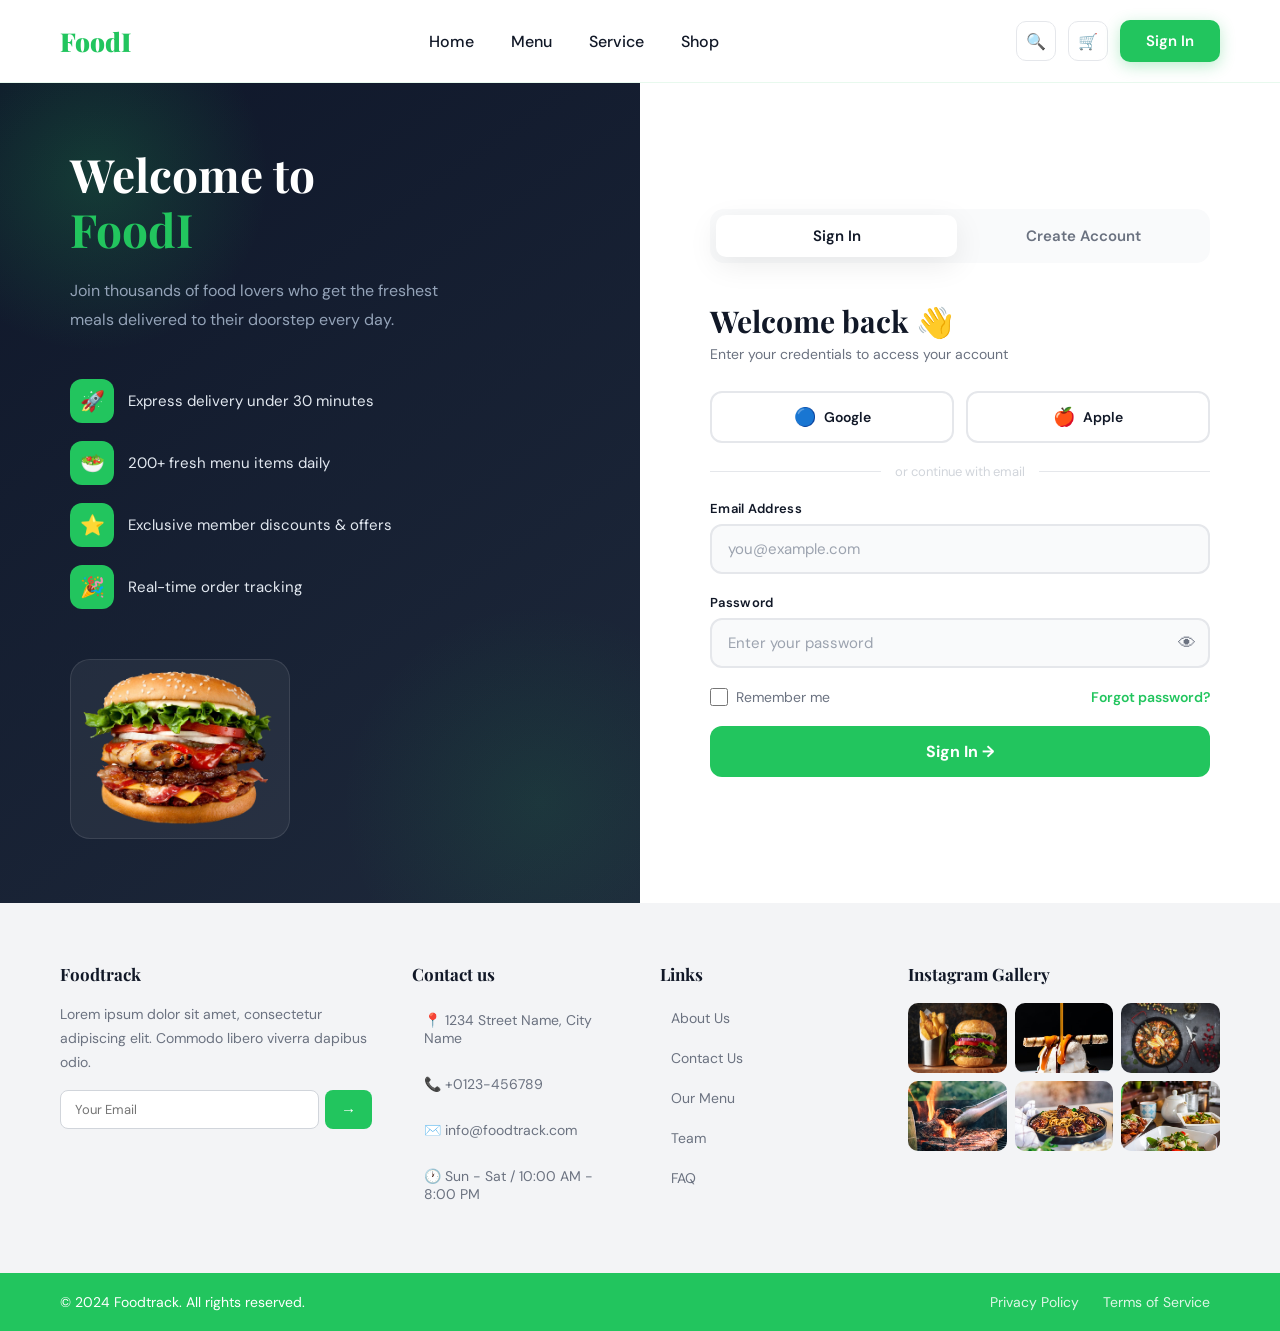
<file: signin.html>
<!DOCTYPE html>
<html lang="en">
<head>
    <meta charset="UTF-8">
    <meta name="viewport" content="width=device-width, initial-scale=1.0">
    <title>Sign In — FoodI</title>
    <style>
        @import url('https://fonts.googleapis.com/css2?family=Playfair+Display:wght@700;900&family=DM+Sans:wght@400;500;600&display=swap');

        * {
            margin: 0;
            padding: 0;
            box-sizing: border-box;
        }

        :root {
            --green: #22C55E;
            --green-dark: #16A34A;
            --green-light: #DCFCE7;
            --dark: #111827;
            --gray: #6B7280;
            --light: #F9FAFB;
            --white: #ffffff;
            --shadow: 0 8px 30px rgba(0,0,0,0.08);
            --shadow-hover: 0 20px 60px rgba(34,197,94,0.22);
            --transition: all 0.35s cubic-bezier(0.4, 0, 0.2, 1);
        }

        body {
            font-family: 'DM Sans', sans-serif;
            color: var(--dark);
            background: var(--light);
            overflow-x: hidden;
            min-height: 100vh;
        }

        a {
            text-decoration: none;
            color: inherit;
        }

        .container {
            max-width: 1200px;
            margin: 0 auto;
            padding: 0 20px;
        }

        /* ── HEADER ── */
        .header {
            padding: 20px 0;
            position: sticky;
            top: 0;
            z-index: 100;
            background: rgba(255,255,255,0.96);
            backdrop-filter: blur(12px);
            border-bottom: 1px solid rgba(34,197,94,0.1);
            transition: box-shadow 0.3s;
        }

        .header:hover {
            box-shadow: 0 4px 30px rgba(0,0,0,0.06);
        }

        .header .container {
            display: flex;
            justify-content: space-between;
            align-items: center;
        }

        .logo {
            font-family: 'Playfair Display', serif;
            font-size: 26px;
            font-weight: 900;
            color: var(--green);
            transition: var(--transition);
            cursor: pointer;
        }

        .logo:hover {
            letter-spacing: 2px;
            color: var(--green-dark);
        }

        .nav {
            display: flex;
            gap: 5px;
        }

        .nav a {
            padding: 8px 16px;
            font-weight: 500;
            border-radius: 8px;
            position: relative;
            transition: var(--transition);
            color: var(--dark);
        }

        .nav a::after {
            content: '';
            position: absolute;
            bottom: 4px;
            left: 50%;
            transform: translateX(-50%);
            width: 0;
            height: 2px;
            background: var(--green);
            border-radius: 2px;
            transition: width 0.3s ease;
        }

        .nav a:hover,
        .nav a.active {
            color: var(--green);
            background: var(--green-light);
        }

        .nav a:hover::after,
        .nav a.active::after {
            width: 50%;
        }

        .header-btns {
            display: flex;
            align-items: center;
            gap: 12px;
        }

        .icon-btn {
            width: 40px;
            height: 40px;
            border-radius: 10px;
            display: flex;
            align-items: center;
            justify-content: center;
            border: 1.5px solid #E5E7EB;
            cursor: pointer;
            transition: var(--transition);
            font-size: 16px;
            background: white;
        }

        .icon-btn:hover {
            border-color: var(--green);
            background: var(--green-light);
            transform: scale(1.1);
        }

        .btn {
            padding: 11px 26px;
            border-radius: 10px;
            font-weight: 600;
            cursor: pointer;
            border: none;
            font-family: 'DM Sans', sans-serif;
            font-size: 15px;
            transition: var(--transition);
            display: inline-block;
        }

        .btn-green {
            background: var(--green);
            color: white;
            box-shadow: 0 4px 15px rgba(34,197,94,0.3);
        }

        .btn-green:hover {
            background: var(--green-dark);
            transform: translateY(-3px);
            box-shadow: 0 10px 30px rgba(34,197,94,0.4);
        }

        /* ── MAIN LAYOUT ── */
        .auth-page {
            min-height: calc(100vh - 80px);
            display: grid;
            grid-template-columns: 1fr 1fr;
        }

        /* ── LEFT PANEL ── */
        .auth-left {
            background: linear-gradient(145deg, #0f172a, #1e293b);
            padding: 60px 70px;
            display: flex;
            flex-direction: column;
            justify-content: center;
            position: relative;
            overflow: hidden;
        }

        .auth-left::before {
            content: '';
            position: absolute;
            top: -80px;
            left: -80px;
            width: 350px;
            height: 350px;
            background: radial-gradient(circle, rgba(34,197,94,0.2), transparent 70%);
            border-radius: 50%;
            animation: glow 4s ease-in-out infinite;
        }

        .auth-left::after {
            content: '';
            position: absolute;
            bottom: -100px;
            right: -100px;
            width: 400px;
            height: 400px;
            background: radial-gradient(circle, rgba(34,197,94,0.1), transparent 70%);
            border-radius: 50%;
            animation: glow 4s ease-in-out infinite 2s;
        }

        @keyframes glow {
            0%, 100% { transform: scale(1); opacity: 1; }
            50% { transform: scale(1.15); opacity: 0.7; }
        }

        .auth-left-content {
            position: relative;
            z-index: 1;
        }

        .auth-left h2 {
            font-family: 'Playfair Display', serif;
            font-size: 46px;
            color: white;
            line-height: 1.2;
            margin-bottom: 20px;
        }

        .auth-left h2 span {
            color: var(--green);
        }

        .auth-left p {
            color: #94a3b8;
            font-size: 16px;
            line-height: 1.8;
            margin-bottom: 44px;
            max-width: 380px;
        }

        .feature-list {
            list-style: none;
            display: flex;
            flex-direction: column;
            gap: 18px;
        }

        .feature-list li {
            display: flex;
            align-items: center;
            gap: 14px;
            color: #e2e8f0;
            font-size: 15px;
            transition: var(--transition);
            cursor: default;
        }

        .feature-list li:hover {
            color: white;
            transform: translateX(6px);
        }

        .feature-list li:hover .feat-icon {
            background: var(--green-dark);
            transform: scale(1.12) rotate(8deg);
        }

        .feat-icon {
            width: 44px;
            height: 44px;
            background: var(--green);
            border-radius: 12px;
            display: flex;
            align-items: center;
            justify-content: center;
            font-size: 20px;
            flex-shrink: 0;
            transition: var(--transition);
        }

        .auth-food-img {
            margin-top: 50px;
            width: 220px;
            height: 180px;
            background: rgba(255,255,255,0.06);
            border-radius: 20px;
            overflow: hidden;
            border: 1px solid rgba(255,255,255,0.1);
            transition: var(--transition);
        }

        .auth-food-img:hover {
            transform: scale(1.04) rotate(-2deg);
            border-color: rgba(34,197,94,0.4);
        }

        .auth-food-img img {
            width: 100%;
            height: 100%;
            object-fit: cover;
        }

        /* ── RIGHT PANEL ── */
        .auth-right {
            background: white;
            padding: 60px 70px;
            display: flex;
            flex-direction: column;
            justify-content: center;
        }

        /* ── TABS ── */
        .auth-tabs {
            display: flex;
            gap: 6px;
            background: var(--light);
            padding: 6px;
            border-radius: 14px;
            margin-bottom: 38px;
        }

        .auth-tab {
            flex: 1;
            padding: 11px;
            border-radius: 10px;
            border: none;
            background: transparent;
            font-family: 'DM Sans', sans-serif;
            font-size: 15px;
            font-weight: 600;
            cursor: pointer;
            color: var(--gray);
            transition: var(--transition);
        }

        .auth-tab:hover {
            color: var(--dark);
            background: rgba(255,255,255,0.7);
        }

        .auth-tab.active {
            background: white;
            color: var(--dark);
            box-shadow: var(--shadow);
        }

        /* ── FORMS ── */
        .auth-form {
            display: none;
            flex-direction: column;
            gap: 20px;
        }

        .auth-form.visible {
            display: flex;
        }

        .form-title {
            font-family: 'Playfair Display', serif;
            font-size: 30px;
            font-weight: 700;
            margin-bottom: 4px;
        }

        .form-subtitle {
            font-size: 14px;
            color: var(--gray);
            margin-bottom: 8px;
        }

        .form-group {
            display: flex;
            flex-direction: column;
            gap: 7px;
        }

        .form-group label {
            font-size: 13px;
            font-weight: 600;
            color: var(--dark);
            letter-spacing: 0.3px;
        }

        .form-group input {
            padding: 13px 16px;
            border: 2px solid #E5E7EB;
            border-radius: 12px;
            font-family: 'DM Sans', sans-serif;
            font-size: 15px;
            color: var(--dark);
            background: var(--light);
            transition: var(--transition);
            outline: none;
        }

        .form-group input:focus {
            border-color: var(--green);
            background: white;
            box-shadow: 0 0 0 4px rgba(34,197,94,0.1);
        }

        .form-group input:hover {
            border-color: #9CA3AF;
        }

        .form-group input::placeholder {
            color: #9CA3AF;
        }

        .input-wrapper {
            position: relative;
        }

        .input-wrapper input {
            width: 100%;
            padding-right: 48px;
        }

        .eye-toggle {
            position: absolute;
            right: 14px;
            top: 50%;
            transform: translateY(-50%);
            cursor: pointer;
            font-size: 18px;
            color: var(--gray);
            transition: color 0.3s;
            background: none;
            border: none;
            padding: 0;
        }

        .eye-toggle:hover {
            color: var(--green);
        }

        .form-row {
            display: flex;
            justify-content: space-between;
            align-items: center;
            font-size: 14px;
        }

        .remember-label {
            display: flex;
            align-items: center;
            gap: 8px;
            cursor: pointer;
            font-size: 14px;
            color: var(--gray);
            transition: color 0.3s;
        }

        .remember-label:hover {
            color: var(--dark);
        }

        .remember-label input[type="checkbox"] {
            width: 18px;
            height: 18px;
            accent-color: var(--green);
            cursor: pointer;
        }

        .forgot-link {
            color: var(--green);
            font-weight: 600;
            font-size: 14px;
            transition: var(--transition);
        }

        .forgot-link:hover {
            color: var(--green-dark);
            text-decoration: underline;
        }

        .submit-btn {
            width: 100%;
            padding: 15px;
            background: var(--green);
            color: white;
            border: none;
            border-radius: 12px;
            font-family: 'DM Sans', sans-serif;
            font-size: 16px;
            font-weight: 700;
            cursor: pointer;
            transition: var(--transition);
            position: relative;
            overflow: hidden;
        }

        .submit-btn::after {
            content: '';
            position: absolute;
            inset: 0;
            background: rgba(255,255,255,0.15);
            opacity: 0;
            transition: opacity 0.3s;
        }

        .submit-btn:hover {
            background: var(--green-dark);
            transform: translateY(-3px);
            box-shadow: 0 12px 35px rgba(34,197,94,0.4);
        }

        .submit-btn:hover::after {
            opacity: 1;
        }

        .submit-btn:active {
            transform: translateY(-1px);
        }

        /* ── DIVIDER ── */
        .divider {
            display: flex;
            align-items: center;
            gap: 14px;
            color: #D1D5DB;
            font-size: 13px;
        }

        .divider::before,
        .divider::after {
            content: '';
            flex: 1;
            height: 1px;
            background: #E5E7EB;
        }

        /* ── SOCIAL BUTTONS ── */
        .social-btns {
            display: flex;
            gap: 12px;
        }

        .social-btn {
            flex: 1;
            padding: 12px 16px;
            border: 2px solid #E5E7EB;
            border-radius: 12px;
            background: white;
            font-family: 'DM Sans', sans-serif;
            font-size: 14px;
            font-weight: 600;
            cursor: pointer;
            transition: var(--transition);
            display: flex;
            align-items: center;
            justify-content: center;
            gap: 8px;
            color: var(--dark);
        }

        .social-btn:hover {
            border-color: var(--green);
            background: var(--green-light);
            transform: translateY(-2px);
            box-shadow: 0 6px 20px rgba(34,197,94,0.15);
        }

        .social-btn .s-icon {
            font-size: 18px;
        }

        /* ── TERMS ── */
        .terms-text {
            font-size: 12px;
            color: #9CA3AF;
            text-align: center;
            line-height: 1.6;
        }

        .terms-text a {
            color: var(--green);
            font-weight: 600;
            transition: color 0.3s;
        }

        .terms-text a:hover {
            color: var(--green-dark);
            text-decoration: underline;
        }

        /* ── SUCCESS STATE ── */
        .success-msg {
            display: none;
            flex-direction: column;
            align-items: center;
            text-align: center;
            gap: 16px;
            padding: 30px 0;
        }

        .success-icon {
            width: 80px;
            height: 80px;
            background: var(--green-light);
            border-radius: 50%;
            display: flex;
            align-items: center;
            justify-content: center;
            font-size: 36px;
            animation: popIn 0.4s ease both;
        }

        @keyframes popIn {
            from { transform: scale(0); opacity: 0; }
            to   { transform: scale(1); opacity: 1; }
        }

        .success-msg h3 {
            font-family: 'Playfair Display', serif;
            font-size: 26px;
        }

        .success-msg p {
            color: var(--gray);
            font-size: 14px;
        }

        /* ── FOOTER ── */
        .footer {
            background: #F3F4F6;
            padding: 60px 0 0;
        }

        .footer-grid {
            display: grid;
            grid-template-columns: 1.5fr 1fr 1fr 1.5fr;
            gap: 40px;
            margin-bottom: 50px;
        }

        .footer-col h4 {
            margin-bottom: 18px;
            font-size: 17px;
            font-weight: 700;
            font-family: 'Playfair Display', serif;
        }

        .footer-col p {
            color: var(--gray);
            font-size: 14px;
            margin-bottom: 16px;
            line-height: 1.7;
        }

        .footer-col ul {
            list-style: none;
        }

        .footer-col ul li {
            margin-bottom: 10px;
        }

        .footer-col ul li a {
            color: var(--gray);
            font-size: 14px;
            display: inline-flex;
            align-items: center;
            gap: 6px;
            transition: var(--transition);
            padding: 3px 0;
        }

        .footer-col ul li a::before {
            content: '›';
            color: var(--green);
            font-size: 18px;
            transform: translateX(-4px);
            opacity: 0;
            transition: var(--transition);
        }

        .footer-col ul li a:hover {
            color: var(--green-dark);
            transform: translateX(6px);
        }

        .footer-col ul li a:hover::before {
            opacity: 1;
            transform: translateX(0);
        }

        .footer-input {
            display: flex;
            gap: 6px;
            margin-top: 10px;
        }

        .footer-input input {
            flex: 1;
            padding: 10px 14px;
            border: 1.5px solid #D1D5DB;
            border-radius: 8px;
            font-family: 'DM Sans', sans-serif;
            font-size: 13px;
            transition: var(--transition);
        }

        .footer-input input:focus {
            outline: none;
            border-color: var(--green);
        }

        .footer-input button {
            background: var(--green);
            color: white;
            border: none;
            padding: 10px 16px;
            border-radius: 8px;
            cursor: pointer;
            font-weight: 600;
            font-size: 15px;
            transition: var(--transition);
        }

        .footer-input button:hover {
            background: var(--green-dark);
            transform: translateX(3px);
        }

        .contact-item {
            display: flex;
            gap: 10px;
            margin-bottom: 12px;
            color: var(--gray);
            font-size: 14px;
            padding: 8px 12px;
            border-radius: 8px;
            transition: var(--transition);
            cursor: default;
        }

        .contact-item:hover {
            background: white;
            color: var(--dark);
            transform: translateX(5px);
            box-shadow: 0 4px 15px rgba(0,0,0,0.06);
        }

        .instagram-grid {
            display: grid;
            grid-template-columns: repeat(3, 1fr);
            gap: 8px;
        }

        .instagram-grid img {
            width: 100%;
            height: 70px;
            background: #E5E7EB;
            border-radius: 10px;
            object-fit: cover;
            transition: var(--transition);
            cursor: pointer;
        }

        .instagram-grid img:hover {
            transform: scale(1.08);
            box-shadow: 0 6px 20px rgba(34,197,94,0.25);
            filter: brightness(1.05) saturate(1.2);
        }

        .footer-bottom {
            background: var(--green);
            color: white;
            padding: 20px 0;
            font-size: 14px;
        }

        .footer-bottom .container {
            display: flex;
            justify-content: space-between;
            align-items: center;
        }

        .footer-bottom a {
            margin: 0 10px;
            opacity: 0.85;
            transition: opacity 0.3s;
        }

        .footer-bottom a:hover {
            opacity: 1;
            text-decoration: underline;
        }
    </style>
</head>
<body>

<!-- HEADER -->
<header class="header">
    <div class="container">
        <a href="index.html" class="logo">FoodI</a>
        <nav class="nav">
            <a href="index.html">Home</a>
            <a href="menu.html">Menu</a>
            <a href="service.html">Service</a>
            <a href="shop.html">Shop</a>
        </nav>
        <div class="header-btns">
            <a href="#" class="icon-btn">🔍</a>
            <a href="#" class="icon-btn">🛒</a>
            <a href="signin.html" class="btn btn-green active">Sign In</a>
        </div>
    </div>
</header>

<!-- AUTH PAGE -->
<div class="auth-page">

    <!-- LEFT -->
    <div class="auth-left">
        <div class="auth-left-content">
            <h2>Welcome to<br><span>FoodI</span></h2>
            <p>Join thousands of food lovers who get the freshest meals delivered to their doorstep every day.</p>

            <ul class="feature-list">
                <li>
                    <div class="feat-icon">🚀</div>
                    Express delivery under 30 minutes
                </li>
                <li>
                    <div class="feat-icon">🥗</div>
                    200+ fresh menu items daily
                </li>
                <li>
                    <div class="feat-icon">⭐</div>
                    Exclusive member discounts & offers
                </li>
                <li>
                    <div class="feat-icon">🎉</div>
                    Real-time order tracking
                </li>
            </ul>

            <div class="auth-food-img">
                <img src="./img/big-burger.png" alt="Food">
            </div>
        </div>
    </div>

    <!-- RIGHT -->
    <div class="auth-right">

        <!-- TABS -->
        <div class="auth-tabs">
            <button class="auth-tab active" data-tab="signin">Sign In</button>
            <button class="auth-tab" data-tab="signup">Create Account</button>
        </div>

        <!-- SIGN IN FORM -->
        <div class="auth-form visible" id="signin-form">
            <div>
                <h2 class="form-title">Welcome back 👋</h2>
                <p class="form-subtitle">Enter your credentials to access your account</p>
            </div>

            <div class="social-btns">
                <button class="social-btn">
                    <span class="s-icon">🔵</span> Google
                </button>
                <button class="social-btn">
                    <span class="s-icon">🍎</span> Apple
                </button>
            </div>

            <div class="divider">or continue with email</div>

            <div class="form-group">
                <label>Email Address</label>
                <input type="email" placeholder="you@example.com">
            </div>

            <div class="form-group">
                <label>Password</label>
                <div class="input-wrapper">
                    <input type="password" id="signin-pass" placeholder="Enter your password">
                    <button class="eye-toggle" onclick="togglePass('signin-pass', this)">👁</button>
                </div>
            </div>

            <div class="form-row">
                <label class="remember-label">
                    <input type="checkbox"> Remember me
                </label>
                <a href="#" class="forgot-link">Forgot password?</a>
            </div>

            <button class="submit-btn" onclick="handleSignIn()">Sign In →</button>

            <div class="success-msg" id="signin-success">
                <div class="success-icon">✅</div>
                <h3>Welcome back!</h3>
                <p>You're signed in successfully. Redirecting...</p>
            </div>
        </div>

        <!-- SIGN UP FORM -->
        <div class="auth-form" id="signup-form">
            <div>
                <h2 class="form-title">Create account 🍽️</h2>
                <p class="form-subtitle">Join FoodI and start ordering in minutes</p>
            </div>

            <div class="social-btns">
                <button class="social-btn">
                    <span class="s-icon">🔵</span> Google
                </button>
                <button class="social-btn">
                    <span class="s-icon">🍎</span> Apple
                </button>
            </div>

            <div class="divider">or sign up with email</div>

            <div class="form-group">
                <label>Full Name</label>
                <input type="text" placeholder="John Doe">
            </div>

            <div class="form-group">
                <label>Email Address</label>
                <input type="email" placeholder="you@example.com">
            </div>

            <div class="form-group">
                <label>Password</label>
                <div class="input-wrapper">
                    <input type="password" id="signup-pass" placeholder="Min. 8 characters">
                    <button class="eye-toggle" onclick="togglePass('signup-pass', this)">👁</button>
                </div>
            </div>

            <div class="form-group">
                <label>Confirm Password</label>
                <div class="input-wrapper">
                    <input type="password" id="confirm-pass" placeholder="Repeat your password">
                    <button class="eye-toggle" onclick="togglePass('confirm-pass', this)">👁</button>
                </div>
            </div>

            <button class="submit-btn" onclick="handleSignUp()">Create Account →</button>

            <div class="success-msg" id="signup-success">
                <div class="success-icon">🎉</div>
                <h3>Account Created!</h3>
                <p>Welcome to FoodI! Your account is ready.</p>
            </div>

            <p class="terms-text">
                By signing up you agree to our <a href="#">Terms of Service</a> and <a href="#">Privacy Policy</a>
            </p>
        </div>

    </div><!-- /auth-right -->
</div><!-- /auth-page -->

<!-- FOOTER -->
<footer class="footer">
    <div class="container">
        <div class="footer-grid">
            <div class="footer-col">
                <h4>Foodtrack</h4>
                <p>Lorem ipsum dolor sit amet, consectetur adipiscing elit. Commodo libero viverra dapibus odio.</p>
                <div class="footer-input">
                    <input type="text" placeholder="Your Email">
                    <button>→</button>
                </div>
            </div>
            <div class="footer-col">
                <h4>Contact us</h4>
                <div class="contact-item">📍 1234 Street Name, City Name</div>
                <div class="contact-item">📞 +0123-456789</div>
                <div class="contact-item">✉️ info@foodtrack.com</div>
                <div class="contact-item">🕐 Sun - Sat / 10:00 AM - 8:00 PM</div>
            </div>
            <div class="footer-col">
                <h4>Links</h4>
                <ul>
                    <li><a href="#">About Us</a></li>
                    <li><a href="#">Contact Us</a></li>
                    <li><a href="menu.html">Our Menu</a></li>
                    <li><a href="#">Team</a></li>
                    <li><a href="#">FAQ</a></li>
                </ul>
            </div>
            <div class="footer-col">
                <h4>Instagram Gallery</h4>
                <div class="instagram-grid">
                    <img src="./img/in-1.jpg" alt="">
                    <img src="./img/in-2.jpg" alt="">
                    <img src="./img/in-3.jpg" alt="">
                    <img src="./img/in-4.jpg" alt="">
                    <img src="./img/in-5.jpg" alt="">
                    <img src="./img/in-6.jpg" alt="">
                </div>
            </div>
        </div>
    </div>
    <div class="footer-bottom">
        <div class="container">
            <span>© 2024 Foodtrack. All rights reserved.</span>
            <div>
                <a href="#">Privacy Policy</a>
                <a href="#">Terms of Service</a>
            </div>
        </div>
    </div>
</footer>

<script>
    // ── Tab switching
    document.querySelectorAll('.auth-tab').forEach(tab => {
        tab.addEventListener('click', () => {
            document.querySelectorAll('.auth-tab').forEach(t => t.classList.remove('active'));
            document.querySelectorAll('.auth-form').forEach(f => f.classList.remove('visible'));
            tab.classList.add('active');
            document.getElementById(tab.dataset.tab + '-form').classList.add('visible');
        });
    });

    // ── Password toggle
    function togglePass(id, btn) {
        const input = document.getElementById(id);
        if (input.type === 'password') {
            input.type = 'text';
            btn.textContent = '🙈';
        } else {
            input.type = 'password';
            btn.textContent = '👁';
        }
    }

    // ── Sign In submit
    function handleSignIn() {
        const btn = document.querySelector('#signin-form .submit-btn');
        btn.textContent = 'Signing in...';
        btn.style.opacity = '0.75';
        setTimeout(() => {
            btn.style.display = 'none';
            document.getElementById('signin-success').style.display = 'flex';
            setTimeout(() => {
                window.location.href = 'index.html';
            }, 2000);
        }, 1200);
    }

    // ── Sign Up submit
    function handleSignUp() {
        const btn = document.querySelector('#signup-form .submit-btn');
        btn.textContent = 'Creating account...';
        btn.style.opacity = '0.75';
        setTimeout(() => {
            btn.style.display = 'none';
            document.getElementById('signup-success').style.display = 'flex';
        }, 1200);
    }
</script>
</body>
</html>
</file>
